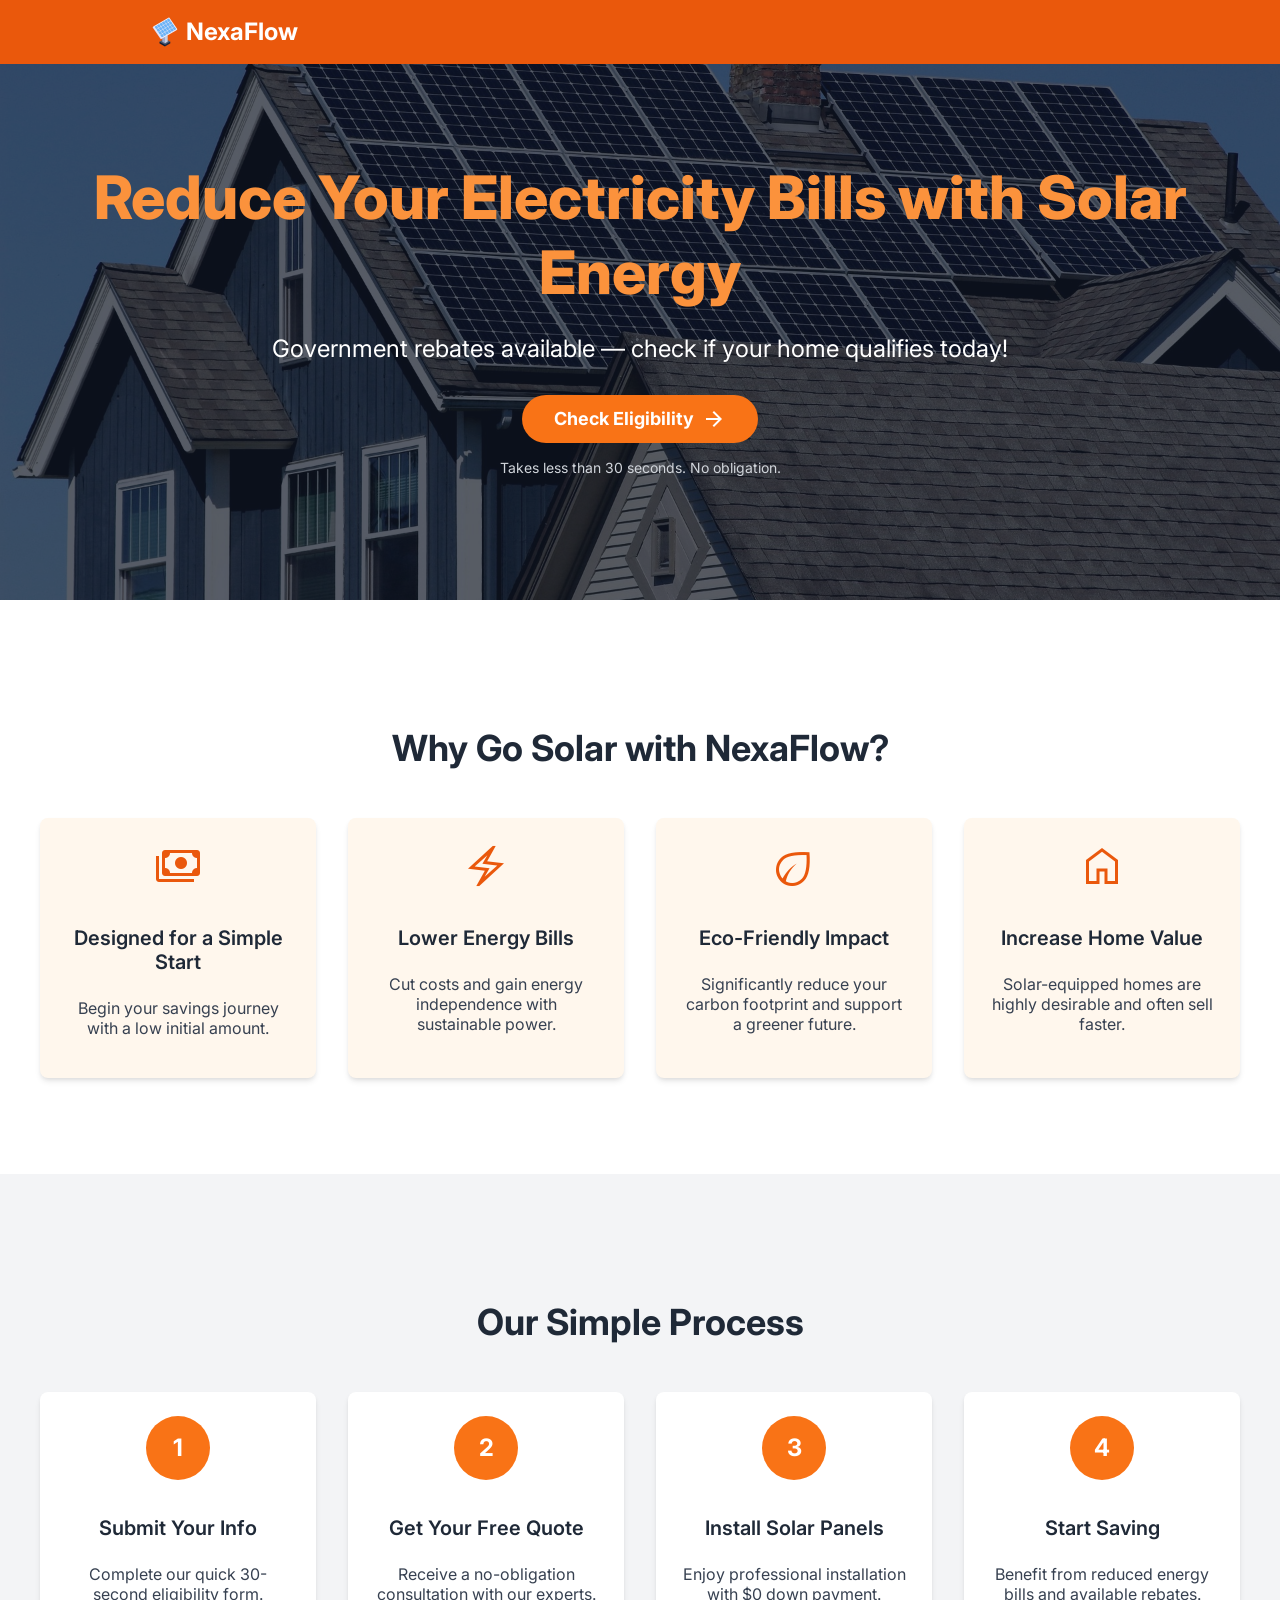
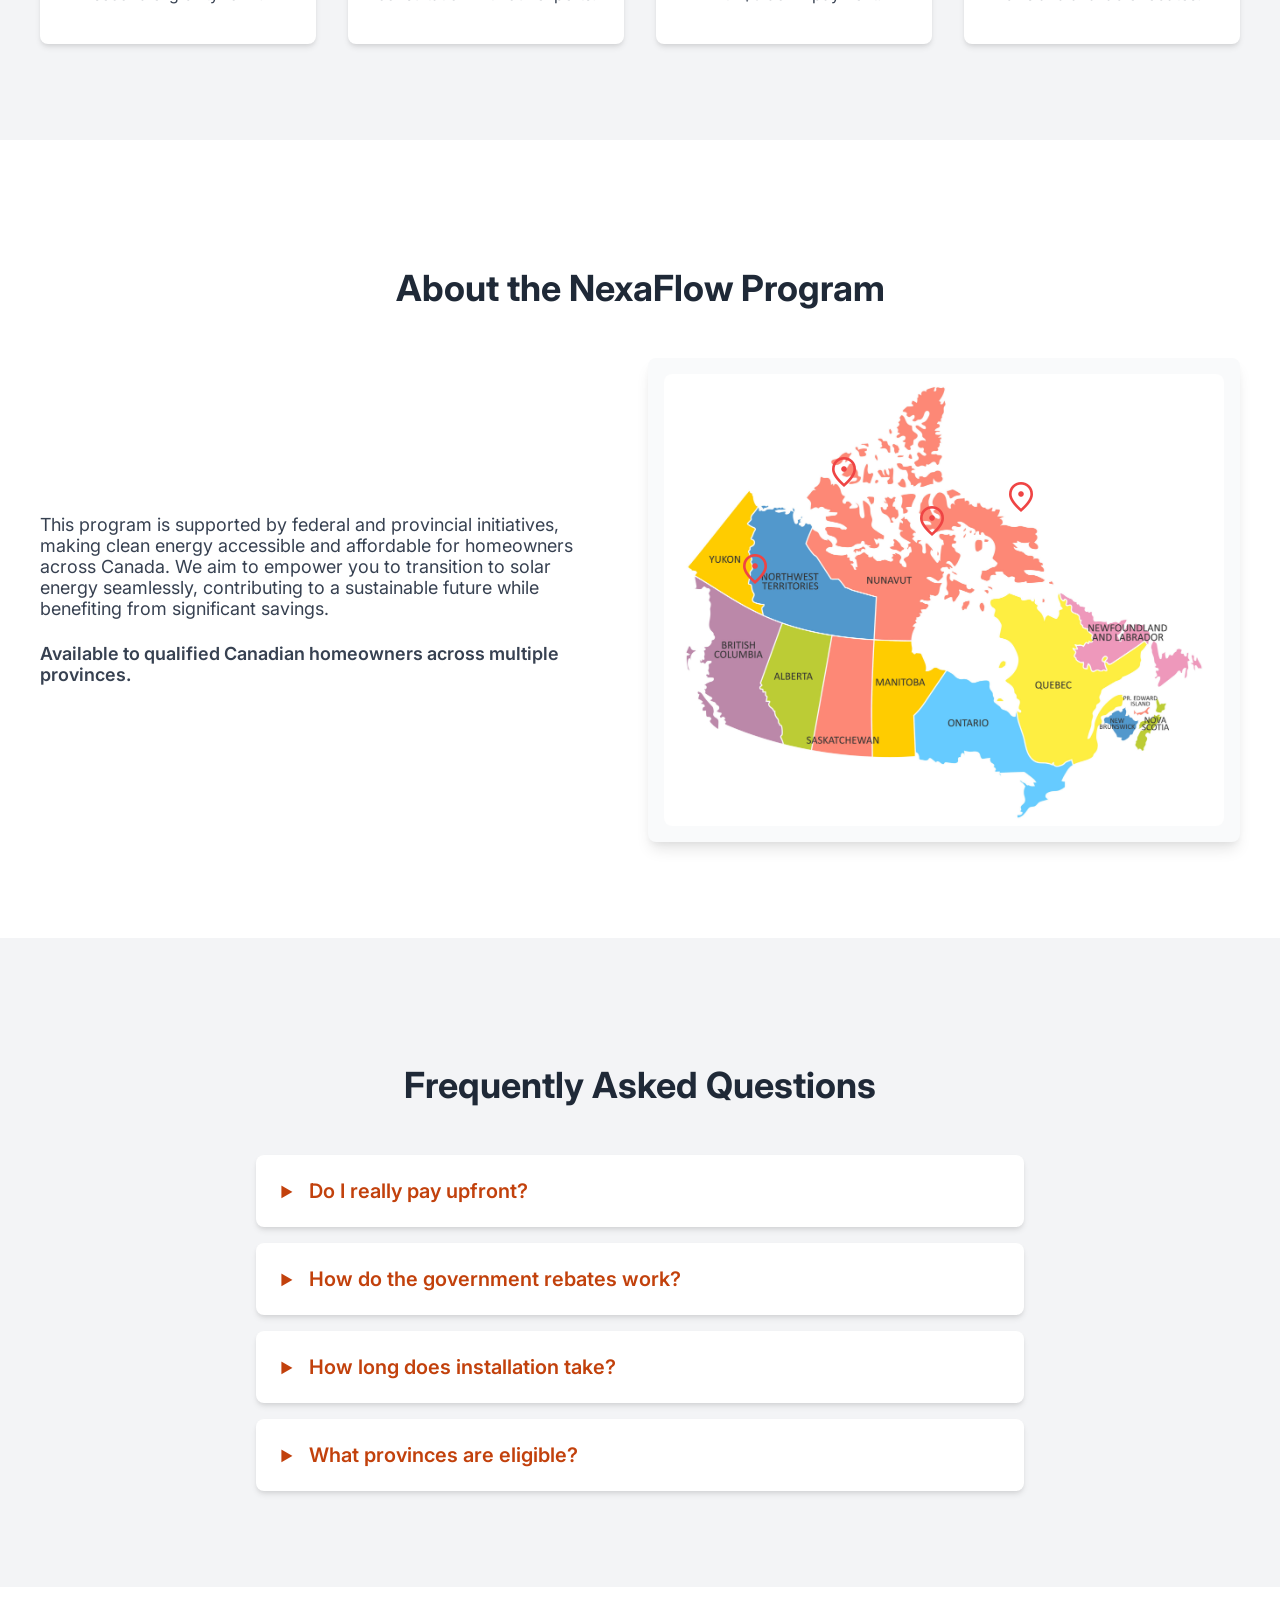
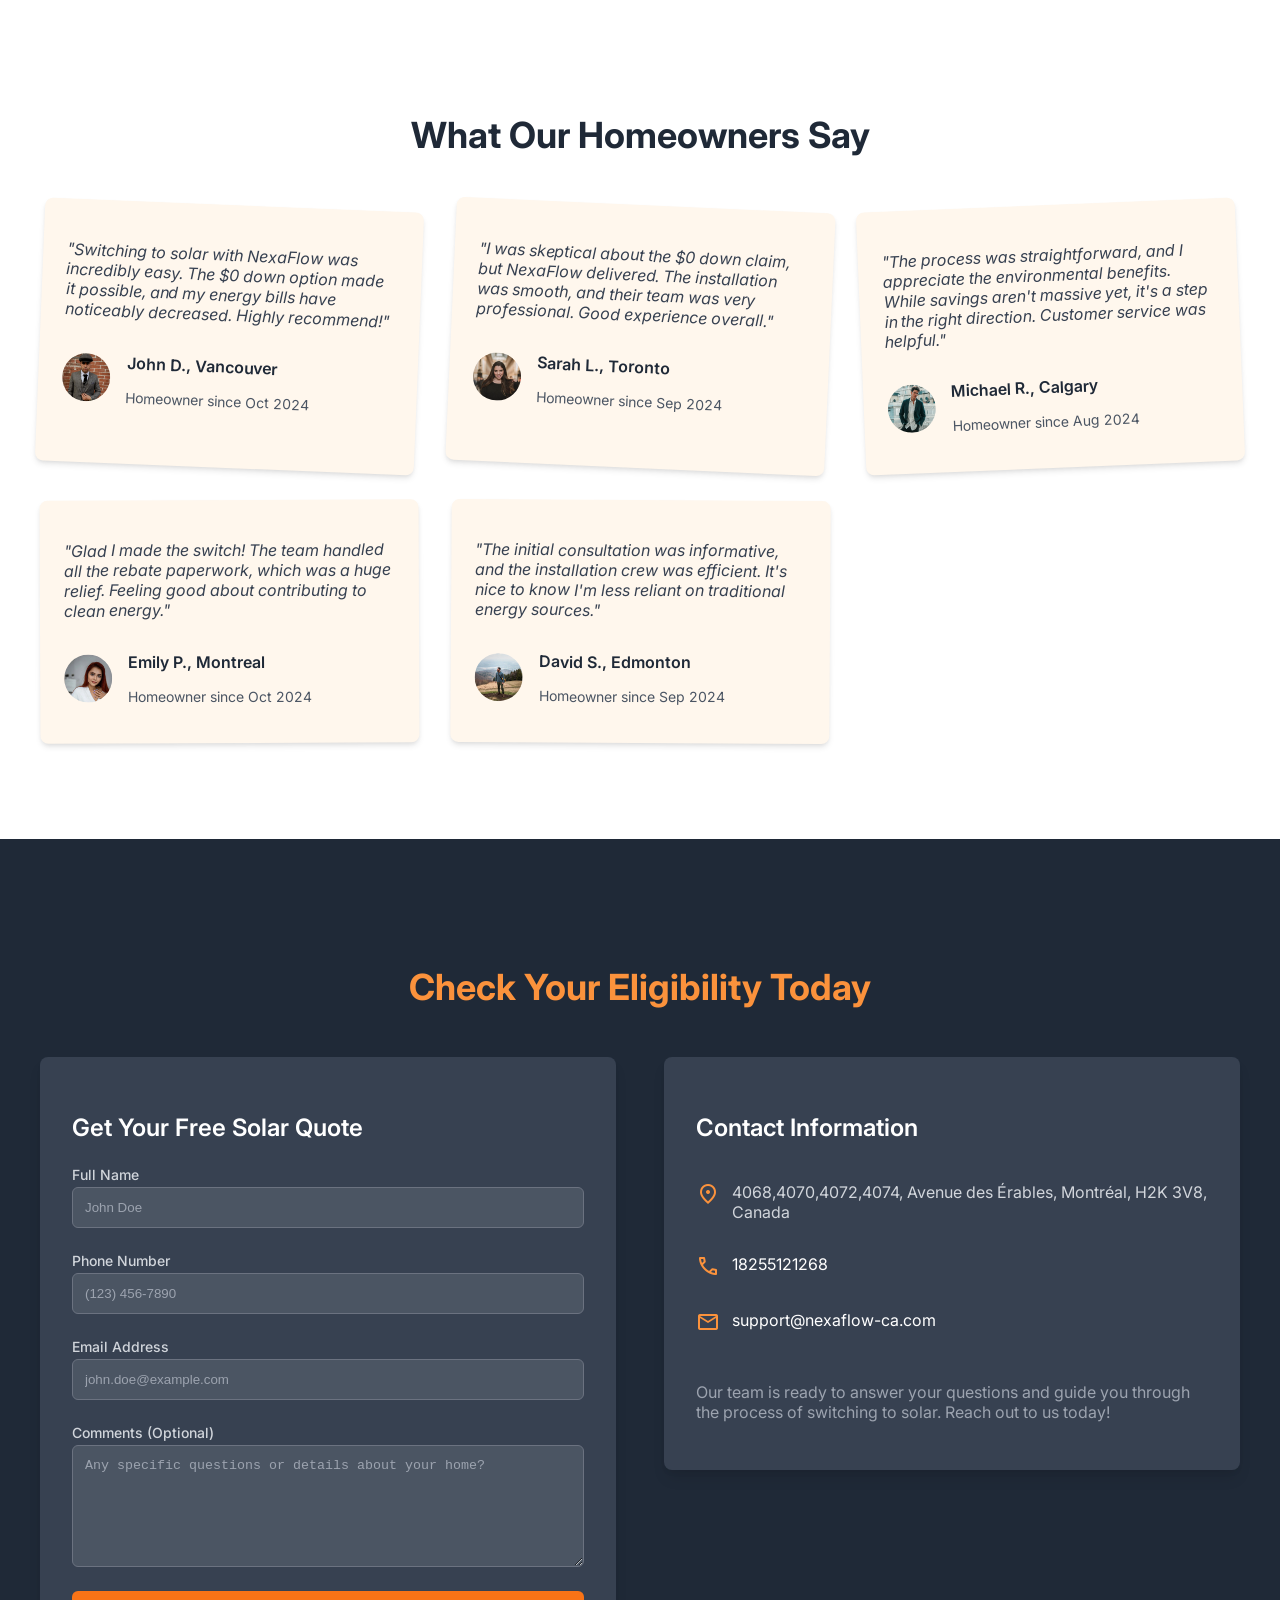
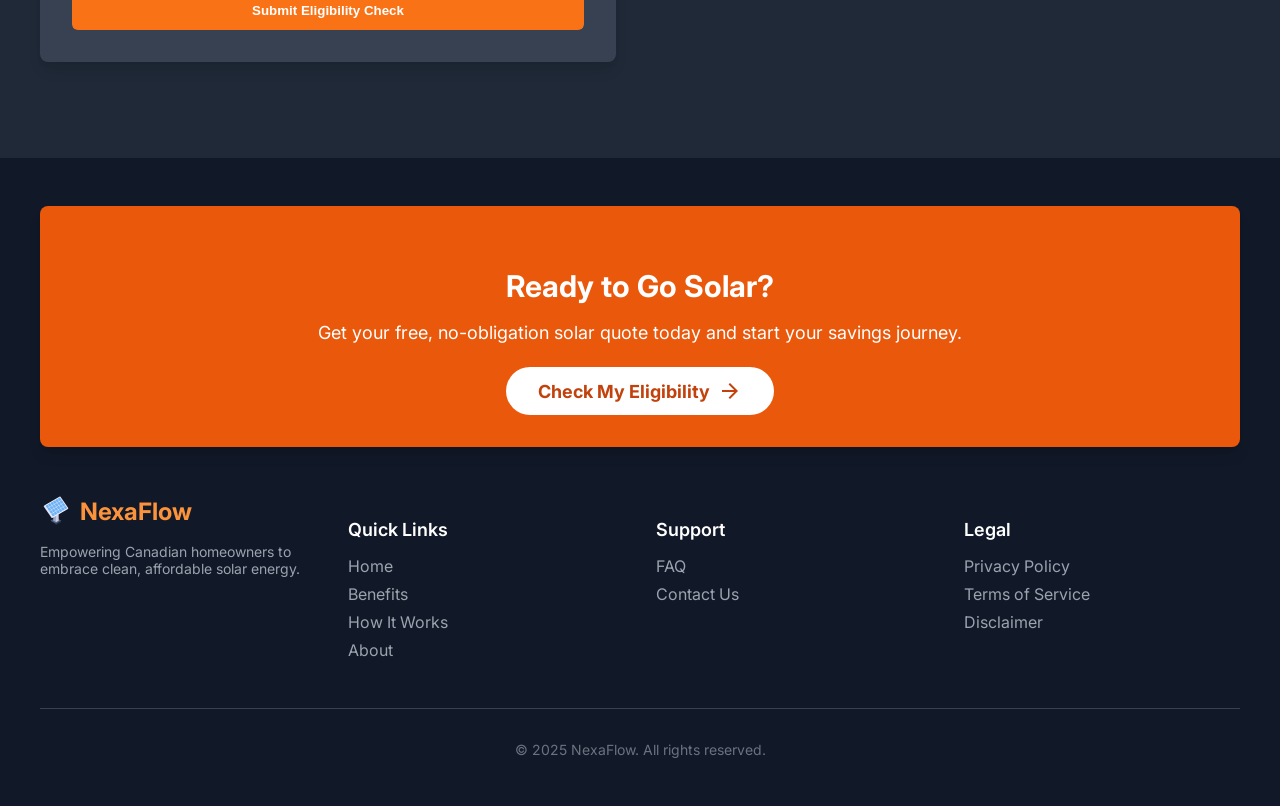
<file: index.html>
<!doctype html>
<html lang="en">
  <head>
    <meta charset="UTF-8" />
    <meta name="viewport" content="width=device-width, initial-scale=1.0" />
    <meta
      name="description"
      content="Switch to solar energy in Canada with $0 down payment. Save on energy costs and reduce your carbon footprint with government rebates. Check your eligibility today!"
    />
    <meta
      name="keywords"
      content="solar energy, Canada, $0 down solar, energy savings, government rebates, solar panels, eco-friendly, home value, clean energy"
    />
    <title>NexaFlow - Switch to Solar with $0 Down</title>
    <link
      rel="stylesheet"
      href="https://fonts.googleapis.com/css2?family=Material+Symbols+Outlined:opsz,wght,FILL,GRAD@20..48,100..700,0..1,-50..200"
    />
    <link
      rel="stylesheet"
      href="https://fonts.googleapis.com/css2?family=Inter:wght@400;600;700&amp;display=swap"
    />
    <link rel="icon" type="image/png" href="assets/solar-favicon.png" />
    <link rel="stylesheet" href="style.css" />
  </head>
  <body>
    <!-- Header -->
    <header class="header">
      <div class="container">
        <a href="./" class="link-header">
          <img src="assets/logo.png" alt="NexaFlow Logo" class="logo" />
          <span class="text-header">NexaFlow</span>
        </a>
      </div>
    </header>

    <main>
      <!-- Hero Section -->
      <section
        id="hero"
        class="hero-section"
        style="background-image: url(&quot;assets/main.jpg&quot;)"
      >
        <div class="hero-overlay"></div>
        <div class="hero-container">
          <h1 class="hero-title">
            Reduce Your Electricity Bills with Solar Energy
          </h1>
          <p class="hero-subtitle">
            Government rebates available — check if your home qualifies today!
          </p>
          <a href="#eligibility-form" class="hero-button smooth-scroll-link">
            Check Eligibility
            <span class="material-symbols-outlined button-icon">
              arrow_forward
            </span>
          </a>
          <p class="hero-note">Takes less than 30 seconds. No obligation.</p>
        </div>
      </section>

      <!-- Benefits Section -->
      <section id="benefits" class="benefits-section">
        <div class="benefits-container">
          <h2 class="benefits-title">Why Go Solar with NexaFlow?</h2>
          <div class="benefits-grid">
            <div class="benefit-card">
              <span class="material-symbols-outlined benefit-icon"
                >payments</span
              >
              <h3 class="benefit-card-title">Designed for a Simple Start</h3>
              <p class="benefit-card-text">
                Begin your savings journey with a low initial amount.
              </p>
            </div>
            <div class="benefit-card">
              <span class="material-symbols-outlined benefit-icon"
                >electric_bolt</span
              >
              <h3 class="benefit-card-title">Lower Energy Bills</h3>
              <p class="benefit-card-text">
                Cut costs and gain energy independence with sustainable power.
              </p>
            </div>
            <div class="benefit-card">
              <span class="material-symbols-outlined benefit-icon">eco</span>
              <h3 class="benefit-card-title">Eco-Friendly Impact</h3>
              <p class="benefit-card-text">
                Significantly reduce your carbon footprint and support a greener
                future.
              </p>
            </div>
            <div class="benefit-card">
              <span class="material-symbols-outlined benefit-icon">home</span>
              <h3 class="benefit-card-title">Increase Home Value</h3>
              <p class="benefit-card-text">
                Solar-equipped homes are highly desirable and often sell faster.
              </p>
            </div>
          </div>
        </div>
      </section>

      <!-- How It Works Section -->
      <section id="how-it-works" class="process-section">
        <div class="process-container">
          <h2 class="process-title">Our Simple Process</h2>
          <div class="process-grid">
            <div class="process-card">
              <div class="process-number">1</div>
              <h3 class="process-card-title">Submit Your Info</h3>
              <p class="process-card-text">
                Complete our quick 30-second eligibility form.
              </p>
            </div>
            <div class="process-card">
              <div class="process-number">2</div>
              <h3 class="process-card-title">Get Your Free Quote</h3>
              <p class="process-card-text">
                Receive a no-obligation consultation with our experts.
              </p>
            </div>
            <div class="process-card">
              <div class="process-number">3</div>
              <h3 class="process-card-title">Install Solar Panels</h3>
              <p class="process-card-text">
                Enjoy professional installation with $0 down payment.
              </p>
            </div>
            <div class="process-card">
              <div class="process-number">4</div>
              <h3 class="process-card-title">Start Saving</h3>
              <p class="process-card-text">
                Benefit from reduced energy bills and available rebates.
              </p>
            </div>
          </div>
        </div>
      </section>

      <!-- About the Program Section -->
      <section id="about-program" class="about-program-section">
        <div class="about-program-container">
          <h2 class="about-program-title">About the NexaFlow Program</h2>
          <div class="about-program-content">
            <div class="about-program-text">
              <p class="about-program-description">
                This program is supported by federal and provincial initiatives,
                making clean energy accessible and affordable for homeowners
                across Canada. We aim to empower you to transition to solar
                energy seamlessly, contributing to a sustainable future while
                benefiting from significant savings.
              </p>
              <p class="about-program-highlight">
                Available to qualified Canadian homeowners across multiple
                provinces.
              </p>
            </div>
            <div class="about-program-map">
              <img
                src="assets/canada-map_2.jpg"
                alt="Map of Canada with eligible provinces"
                class="map-image"
              />
              <div class="map-pin ontario-pin" data-province="Ontario">
                <span class="material-symbols-outlined pin-icon"
                  >location_on</span
                >
                <div class="map-info">
                  <h4 class="map-province">Ontario</h4>
                  <p class="map-description">
                    Leading solar adoption with strong provincial incentives.
                  </p>
                </div>
              </div>
              <div class="map-pin quebec-pin" data-province="Quebec">
                <span class="material-symbols-outlined pin-icon"
                  >location_on</span
                >
                <div class="map-info">
                  <h4 class="map-province">Quebec</h4>
                  <p class="map-description">
                    Embracing renewable energy with supportive programs.
                  </p>
                </div>
              </div>
              <div class="map-pin bc-pin" data-province="BritishColumbia">
                <span class="material-symbols-outlined pin-icon"
                  >location_on</span
                >
                <div class="map-info">
                  <h4 class="map-province">British Columbia</h4>
                  <p class="map-description">
                    Progressive policies for clean energy transition.
                  </p>
                </div>
              </div>
              <div class="map-pin alberta-pin" data-province="Alberta">
                <span class="material-symbols-outlined pin-icon"
                  >location_on</span
                >
                <div class="map-info">
                  <h4 class="map-province">Alberta</h4>
                  <p class="map-description">
                    Expanding solar initiatives for homeowners.
                  </p>
                </div>
              </div>
            </div>
          </div>
        </div>
      </section>

      <!-- FAQ Section -->

      <section id="faq" class="faq-section">
        <div class="faq-container">
          <h2 class="faq-title">Frequently Asked Questions</h2>
          <div class="faq-list">
            <details class="faq-item">
              <summary class="faq-question">
                <span class="faq-arrow">▶</span>
                <span class="faq-question-text">Do I really pay upfront?</span>
              </summary>
              <p class="faq-answer">
                No, our program is designed to eliminate initial costs.
                Qualified homeowners can switch to solar with no down payment,
                allowing you to start saving on energy bills from day one.
              </p>
            </details>
            <details class="faq-item">
              <summary class="faq-question">
                <span class="faq-arrow">▶</span>
                <span class="faq-question-text"
                  >How do the government rebates work?</span
                >
              </summary>
              <p class="faq-answer">
                Our program helps you navigate and access available federal and
                provincial rebates. These incentives reduce the overall cost of
                your solar system, making it even more affordable. Our team will
                guide you through the application process.
              </p>
            </details>
            <details class="faq-item">
              <summary class="faq-question">
                <span class="faq-arrow">▶</span>
                <span class="faq-question-text"
                  >How long does installation take?</span
                >
              </summary>
              <p class="faq-answer">
                Typically, solar panel installation can take anywhere from 1 to
                3 days, depending on the size and complexity of your system. The
                entire process, from initial consultation to activation, usually
                spans a few weeks.
              </p>
            </details>
            <details class="faq-item">
              <summary class="faq-question">
                <span class="faq-arrow">▶</span>
                <span class="faq-question-text"
                  >What provinces are eligible?</span
                >
              </summary>
              <p class="faq-answer">
                Our program is available to qualified homeowners in multiple
                provinces across Canada. Please check our eligibility form or
                contact us to confirm if your specific location is covered.
              </p>
            </details>
          </div>
        </div>
      </section>

      <!-- Testimonials Section -->

      <section id="testimonials" class="testimonials-section">
        <div class="testimonials-container">
          <h2 class="testimonials-title">What Our Homeowners Say</h2>
          <div class="testimonials-grid">
            <div class="testimonial-card testimonial-card-1">
              <p class="testimonial-text">
                "Switching to solar with NexaFlow was incredibly easy. The $0
                down option made it possible, and my energy bills have
                noticeably decreased. Highly recommend!"
              </p>
              <div class="testimonial-author">
                <img
                  src="assets/john-doe-avatar.jpg"
                  alt="Customer Avatar"
                  class="author-avatar"
                />
                <div class="author-info">
                  <p class="author-name">John D., Vancouver</p>
                  <p class="author-date">Homeowner since Oct 2024</p>
                </div>
              </div>
            </div>
            <div class="testimonial-card testimonial-card-2">
              <p class="testimonial-text">
                "I was skeptical about the $0 down claim, but NexaFlow
                delivered. The installation was smooth, and their team was very
                professional. Good experience overall."
              </p>
              <div class="testimonial-author">
                <img
                  src="assets/sarah-l-avatar.jpg"
                  alt="Customer Avatar"
                  class="author-avatar"
                />
                <div class="author-info">
                  <p class="author-name">Sarah L., Toronto</p>
                  <p class="author-date">Homeowner since Sep 2024</p>
                </div>
              </div>
            </div>
            <div class="testimonial-card testimonial-card-3">
              <p class="testimonial-text">
                "The process was straightforward, and I appreciate the
                environmental benefits. While savings aren't massive yet, it's a
                step in the right direction. Customer service was helpful."
              </p>
              <div class="testimonial-author">
                <img
                  src="assets/michael-r-avatar.jpg"
                  alt="Customer Avatar"
                  class="author-avatar"
                />
                <div class="author-info">
                  <p class="author-name">Michael R., Calgary</p>
                  <p class="author-date">Homeowner since Aug 2024</p>
                </div>
              </div>
            </div>
            <div class="testimonial-card testimonial-card-4">
              <p class="testimonial-text">
                "Glad I made the switch! The team handled all the rebate
                paperwork, which was a huge relief. Feeling good about
                contributing to clean energy."
              </p>
              <div class="testimonial-author">
                <img
                  src="assets/emily-p-avatar.jpg"
                  alt="Customer Avatar"
                  class="author-avatar"
                />
                <div class="author-info">
                  <p class="author-name">Emily P., Montreal</p>
                  <p class="author-date">Homeowner since Oct 2024</p>
                </div>
              </div>
            </div>
            <div class="testimonial-card testimonial-card-5">
              <p class="testimonial-text">
                "The initial consultation was informative, and the installation
                crew was efficient. It's nice to know I'm less reliant on
                traditional energy sources."
              </p>
              <div class="testimonial-author">
                <img
                  src="assets/david-s-avatar.jpg"
                  alt="Customer Avatar"
                  class="author-avatar"
                />
                <div class="author-info">
                  <p class="author-name">David S., Edmonton</p>
                  <p class="author-date">Homeowner since Sep 2024</p>
                </div>
              </div>
            </div>
          </div>
        </div>
      </section>

      <!-- Contact Section -->

      <section id="eligibility-form" class="eligibility-section">
        <div class="eligibility-container">
          <h2 class="eligibility-title">Check Your Eligibility Today</h2>
          <div class="eligibility-content">
            <div class="eligibility-form-container">
              <h3 class="form-title">Get Your Free Solar Quote</h3>
              <form action="#" id="eligibilityForm" class="eligibility-form">
                <div class="form-group">
                  <label for="fullName" class="form-label">Full Name</label>
                  <input
                    type="text"
                    id="fullName"
                    name="fullName"
                    placeholder="John Doe"
                    class="form-input"
                    required
                  />
                  <p class="error-message" id="fullNameError">
                    Please enter your full name (e.g., John Doe).
                  </p>
                </div>
                <div class="form-group">
                  <label for="phone" class="form-label">Phone Number</label>
                  <input
                    type="tel"
                    id="phone"
                    name="phone"
                    placeholder="(123) 456-7890"
                    class="form-input"
                    required
                    pattern="^\(?([0-9]{3})\)?[-.\s]?([0-9]{3})[-.\s]?([0-9]{4})$"
                  />
                  <p class="error-message" id="phoneError">
                    Please enter a valid 10-digit phone number (e.g., (123)
                    456-7890).
                  </p>
                </div>
                <div class="form-group">
                  <label for="email" class="form-label">Email Address</label>
                  <input
                    type="email"
                    id="email"
                    name="email"
                    placeholder="john.doe@example.com"
                    class="form-input"
                    required
                  />
                  <p class="error-message" id="emailError">
                    Please enter a valid email address (e.g.,
                    example@domain.com).
                  </p>
                </div>
                <div class="form-group">
                  <label for="comment" class="form-label"
                    >Comments (Optional)</label
                  >
                  <textarea
                    id="comment"
                    name="comment"
                    rows="4"
                    placeholder="Any specific questions or details about your home?"
                    class="form-textarea"
                  ></textarea>
                </div>
                <button type="submit" class="submit-button">
                  Submit Eligibility Check
                </button>
              </form>
            </div>
            <div class="contact-info-container">
              <h3 class="contact-title">Contact Information</h3>
              <div class="contact-details">
                <p class="contact-item">
                  <span class="material-symbols-outlined contact-icon"
                    >location_on</span
                  >
                  4068,4070,4072,4074, Avenue des Érables, Montréal, H2K 3V8,
                  Canada
                </p>
                <p class="contact-item">
                  <span class="material-symbols-outlined contact-icon"
                    >phone</span
                  >
                  <a href="tel:18255121268" class="contact-link">18255121268</a>
                </p>
                <p class="contact-item">
                  <span class="material-symbols-outlined contact-icon"
                    >mail</span
                  >
                  <a href="mailto:support@nexaflow-ca.com" class="contact-link"
                    >support@nexaflow-ca.com</a
                  >
                </p>
                <p class="contact-note">
                  Our team is ready to answer your questions and guide you
                  through the process of switching to solar. Reach out to us
                  today!
                </p>
              </div>
            </div>
          </div>
        </div>
      </section>
    </main>
    <!-- Footer Section -->

    <footer class="footer">
      <div class="footer-container">
        <!-- CTA Bar -->
        <div class="footer-cta">
          <h3 class="cta-title">Ready to Go Solar?</h3>
          <p class="cta-text">
            Get your free, no-obligation solar quote today and start your
            savings journey.
          </p>
          <a href="#eligibility-form" class="cta-button smooth-scroll-link">
            Check My Eligibility
            <span class="material-symbols-outlined cta-icon">
              arrow_forward
            </span>
          </a>
        </div>

        <div class="footer-grid">
          <div class="footer-logo-section">
            <a href="./" class="logo-link">
              <img
                src="assets/logo.png"
                alt="NexaFlow Logo"
                class="logo-image"
              />
              <span class="logo-text">NexaFlow</span>
            </a>
            <p class="logo-description">
              Empowering Canadian homeowners to embrace clean, affordable solar
              energy.
            </p>
          </div>

          <div class="footer-links">
            <h4 class="links-title">Quick Links</h4>
            <ul class="links-list">
              <li>
                <a href="#hero" class="footer-link smooth-scroll-link">Home</a>
              </li>
              <li>
                <a href="#benefits" class="footer-link smooth-scroll-link"
                  >Benefits</a
                >
              </li>
              <li>
                <a href="#how-it-works" class="footer-link smooth-scroll-link"
                  >How It Works</a
                >
              </li>
              <li>
                <a href="#about-program" class="footer-link smooth-scroll-link"
                  >About</a
                >
              </li>
            </ul>
          </div>

          <div class="footer-links">
            <h4 class="links-title">Support</h4>
            <ul class="links-list">
              <li>
                <a href="#faq" class="footer-link smooth-scroll-link">FAQ</a>
              </li>
              <li>
                <a
                  href="#eligibility-form"
                  class="footer-link smooth-scroll-link"
                  >Contact Us</a
                >
              </li>
            </ul>
          </div>

          <div class="footer-links">
            <h4 class="links-title">Legal</h4>
            <ul class="links-list">
              <li>
                <a href="confidentiality.html" class="footer-link"
                  >Privacy Policy</a
                >
              </li>
              <li>
                <a href="terms-service.html" class="footer-link"
                  >Terms of Service</a
                >
              </li>
              <li>
                <a href="disclaimer-notice.html" class="footer-link"
                  >Disclaimer</a
                >
              </li>
            </ul>
          </div>
        </div>

        <div class="footer-copyright">
          © 2025 NexaFlow. All rights reserved.
        </div>
      </div>
    </footer>
  </body>
</html>
</file>
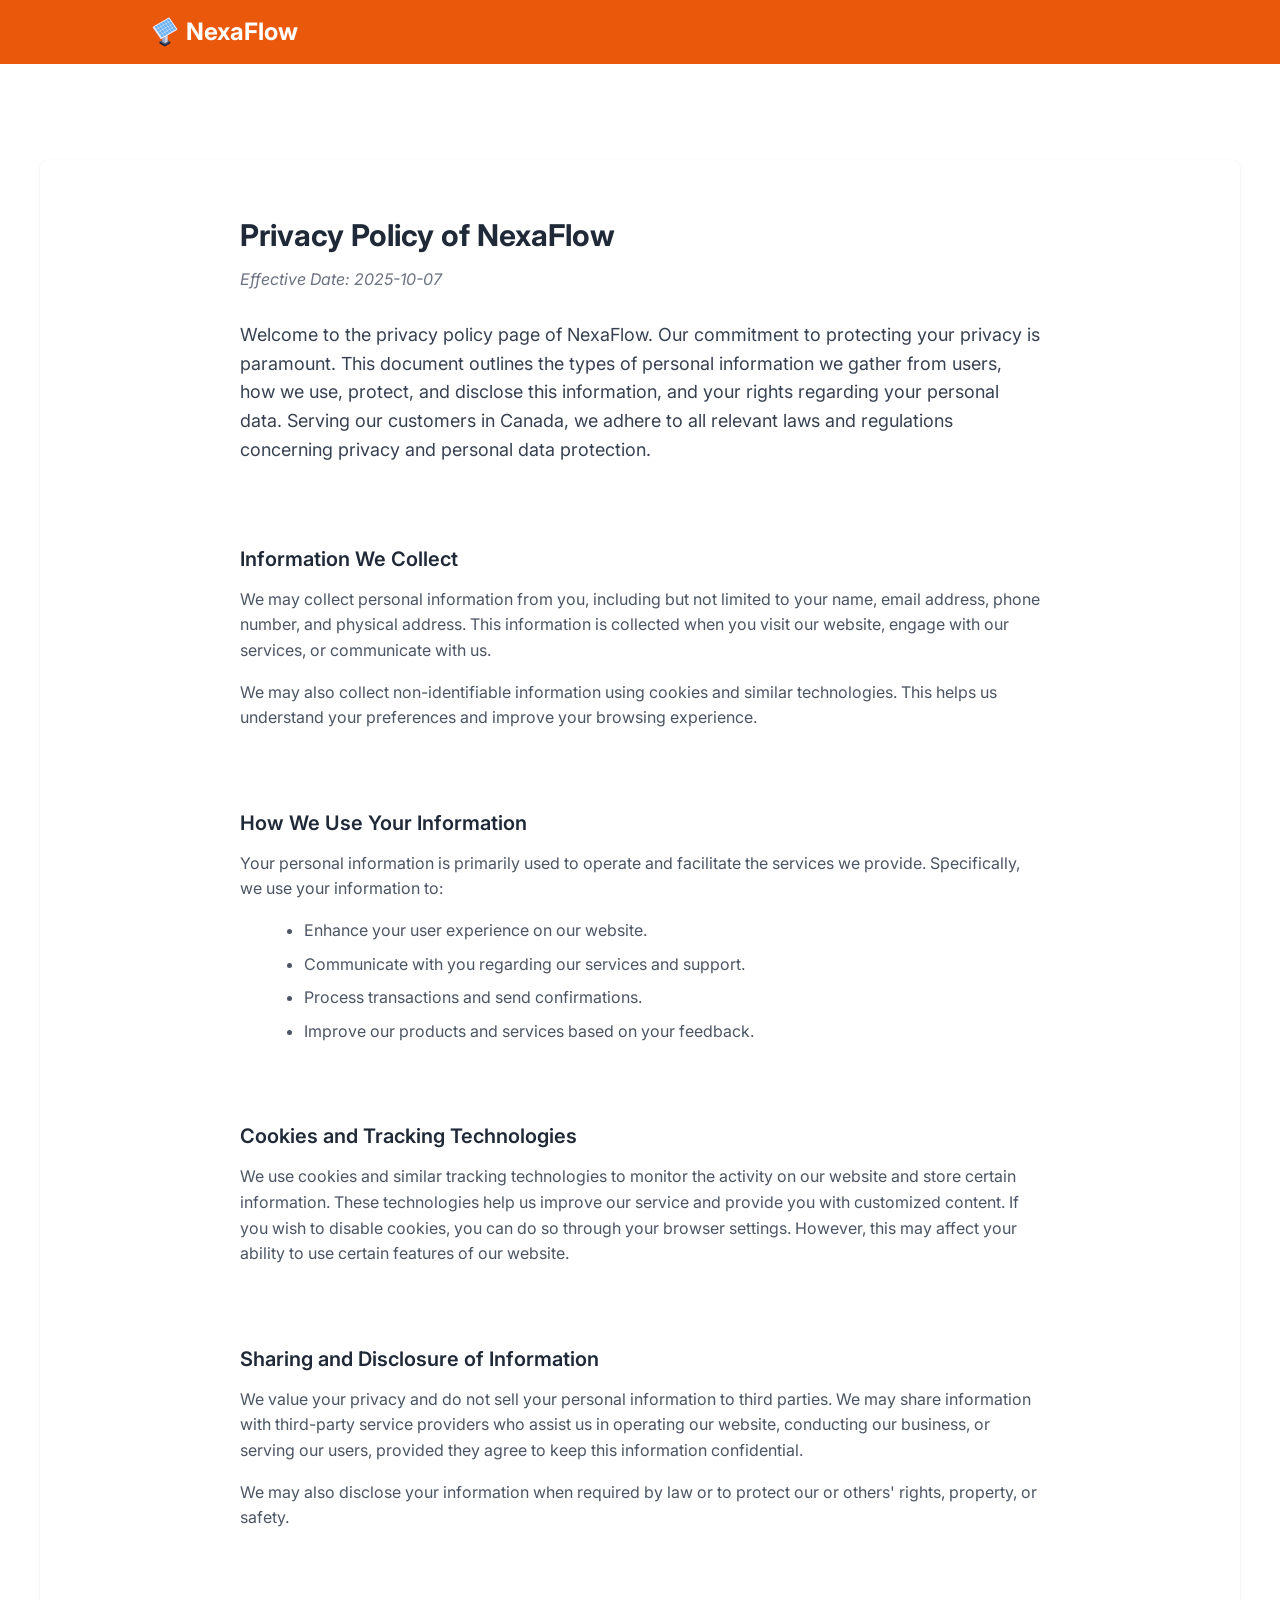
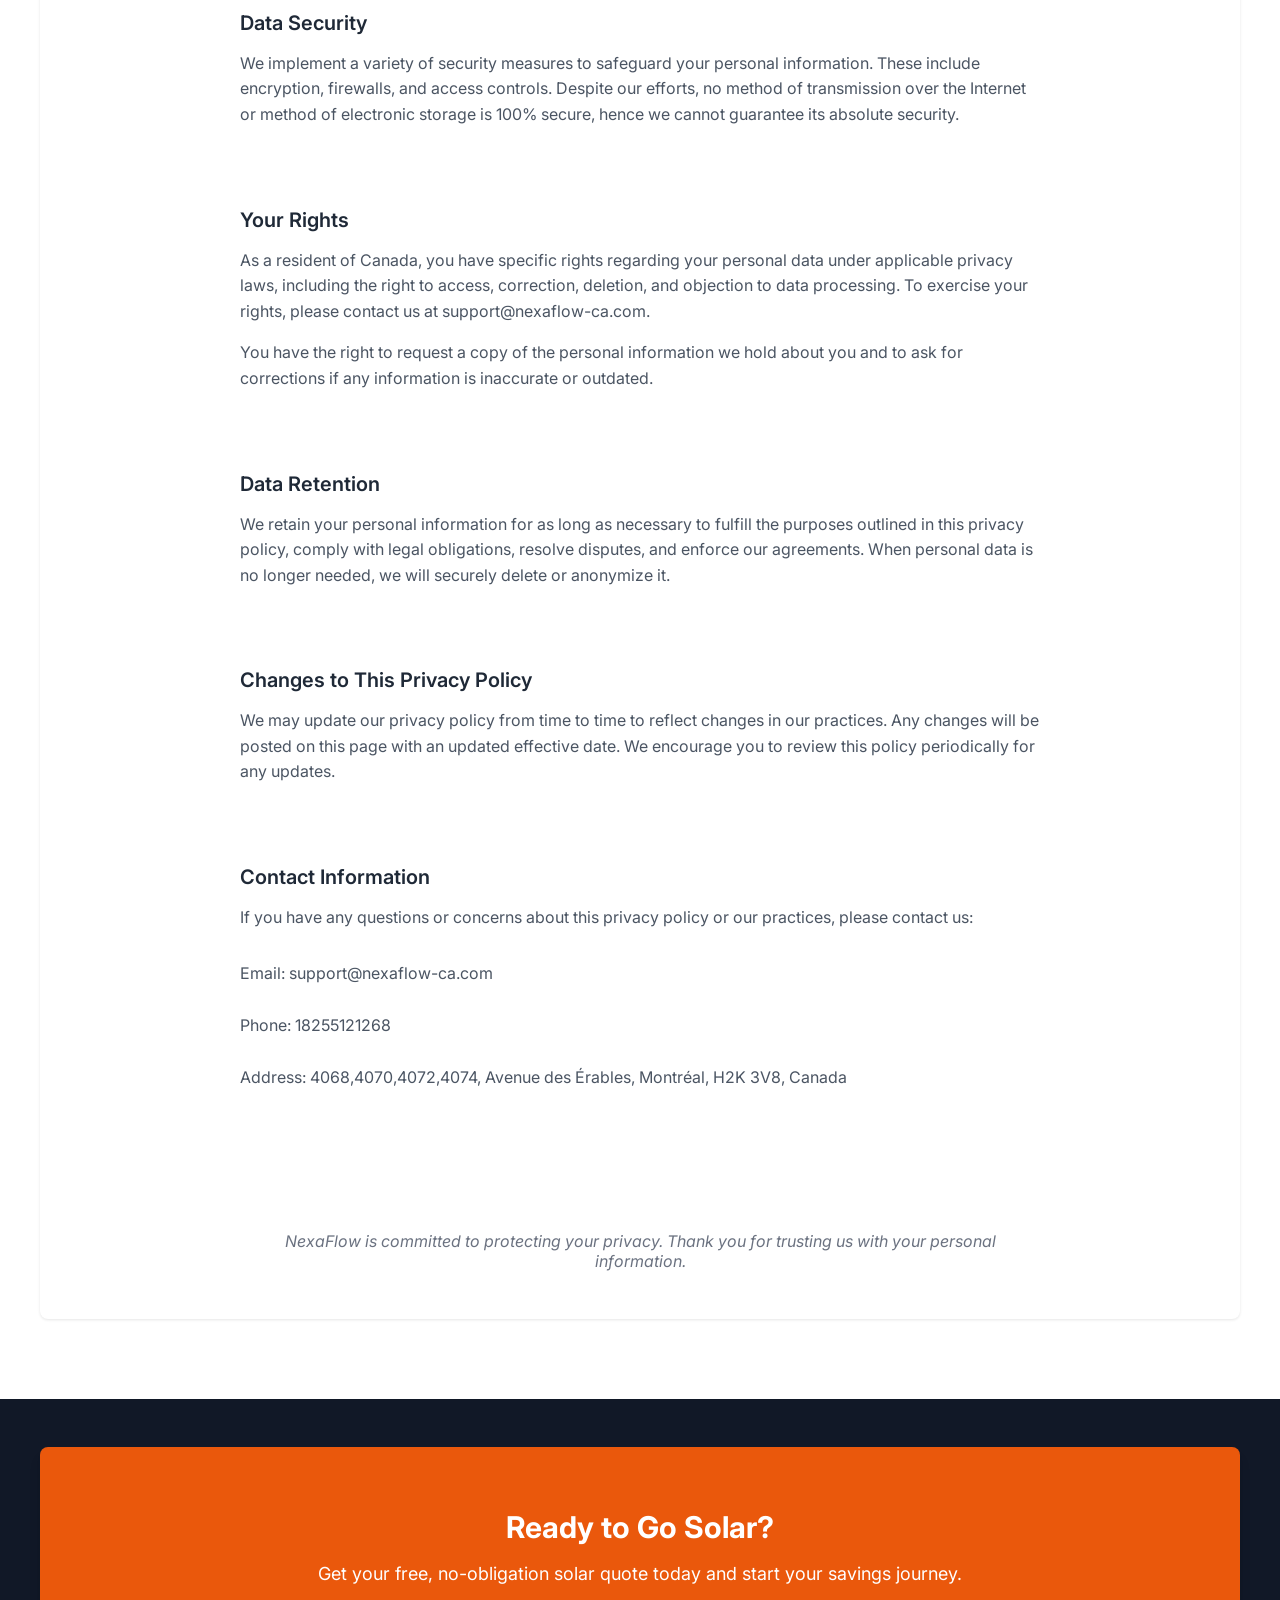
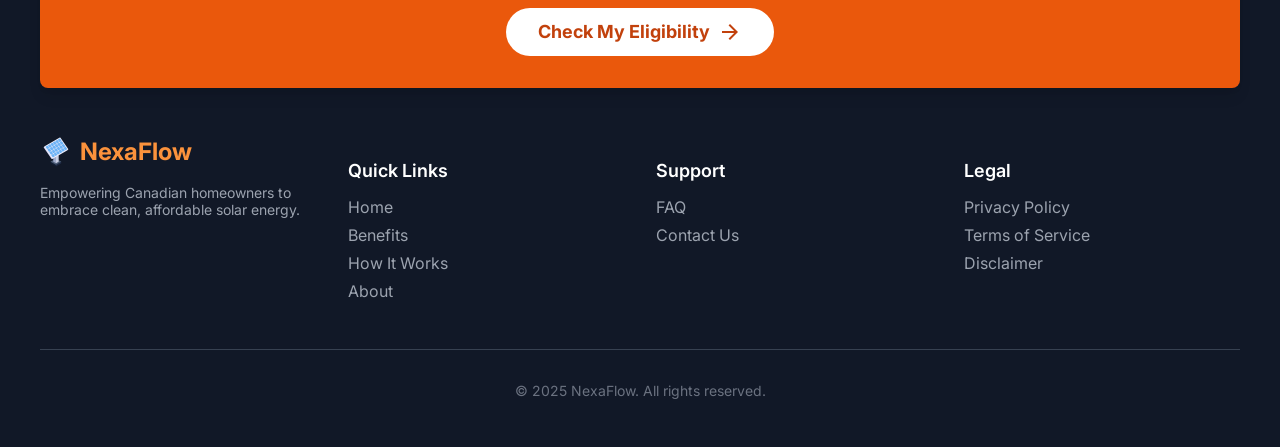
<file: confidentiality.html>
<!doctype html>
<html lang="en">
  <head>
    <meta charset="UTF-8" />
    <meta name="viewport" content="width=device-width, initial-scale=1.0" />
    <title>Data Protection & Privacy Policy</title>
    <link
      rel="stylesheet"
      href="https://fonts.googleapis.com/css2?family=Inter:wght@400;600;700&amp;display=swap"
    />
    <link
      rel="stylesheet"
      href="https://fonts.googleapis.com/css2?family=Material+Symbols+Outlined:opsz,wght,FILL,GRAD@20..48,100..700,0..1,-50..200"
    />
    <link rel="icon" type="image/png" href="assets/solar-favicon.png" />
    <link rel="stylesheet" href="style.css" />
  </head>
  <body>
    <!-- Header -->
    <header class="header">
      <div class="container">
        <a href="./" class="link-header">
          <img src="assets/logo.png" alt="NexaFlow Logo" class="logo" />
          <span class="text-header">NexaFlow</span>
        </a>
      </div>
    </header>
    <main class="main-doc">
      <div class="privacy-container">
        <div class="privacy-wrapper">
          <div class="privacy-content">
            <h2 class="privacy-main-title">Privacy Policy of NexaFlow</h2>
            <p class="privacy-effective-date">Effective Date: 2025-10-07</p>

            <div class="privacy-section">
              <p class="privacy-intro-text">
                Welcome to the privacy policy page of NexaFlow. Our commitment
                to protecting your privacy is paramount. This document outlines
                the types of personal information we gather from users, how we
                use, protect, and disclose this information, and your rights
                regarding your personal data. Serving our customers in Canada,
                we adhere to all relevant laws and regulations concerning
                privacy and personal data protection.
              </p>
            </div>

            <div class="privacy-section">
              <h3 class="privacy-subtitle">Information We Collect</h3>
              <p class="privacy-body-text">
                We may collect personal information from you, including but not
                limited to your name, email address, phone number, and physical
                address. This information is collected when you visit our
                website, engage with our services, or communicate with us.
              </p>
              <p class="privacy-body-text">
                We may also collect non-identifiable information using cookies
                and similar technologies. This helps us understand your
                preferences and improve your browsing experience.
              </p>
            </div>

            <div class="privacy-section">
              <h3 class="privacy-subtitle">How We Use Your Information</h3>
              <p class="privacy-body-text">
                Your personal information is primarily used to operate and
                facilitate the services we provide. Specifically, we use your
                information to:
              </p>
              <ul class="privacy-list">
                <li class="privacy-list-item">
                  Enhance your user experience on our website.
                </li>
                <li class="privacy-list-item">
                  Communicate with you regarding our services and support.
                </li>
                <li class="privacy-list-item">
                  Process transactions and send confirmations.
                </li>
                <li class="privacy-list-item">
                  Improve our products and services based on your feedback.
                </li>
              </ul>
            </div>

            <div class="privacy-section">
              <h3 class="privacy-subtitle">
                Cookies and Tracking Technologies
              </h3>
              <p class="privacy-body-text">
                We use cookies and similar tracking technologies to monitor the
                activity on our website and store certain information. These
                technologies help us improve our service and provide you with
                customized content. If you wish to disable cookies, you can do
                so through your browser settings. However, this may affect your
                ability to use certain features of our website.
              </p>
            </div>

            <div class="privacy-section">
              <h3 class="privacy-subtitle">
                Sharing and Disclosure of Information
              </h3>
              <p class="privacy-body-text">
                We value your privacy and do not sell your personal information
                to third parties. We may share information with third-party
                service providers who assist us in operating our website,
                conducting our business, or serving our users, provided they
                agree to keep this information confidential.
              </p>
              <p class="privacy-body-text">
                We may also disclose your information when required by law or to
                protect our or others' rights, property, or safety.
              </p>
            </div>

            <div class="privacy-section">
              <h3 class="privacy-subtitle">Data Security</h3>
              <p class="privacy-body-text">
                We implement a variety of security measures to safeguard your
                personal information. These include encryption, firewalls, and
                access controls. Despite our efforts, no method of transmission
                over the Internet or method of electronic storage is 100%
                secure, hence we cannot guarantee its absolute security.
              </p>
            </div>

            <div class="privacy-section">
              <h3 class="privacy-subtitle">Your Rights</h3>
              <p class="privacy-body-text">
                As a resident of Canada, you have specific rights regarding your
                personal data under applicable privacy laws, including the right
                to access, correction, deletion, and objection to data
                processing. To exercise your rights, please contact us at
                support@nexaflow-ca.com.
              </p>
              <p class="privacy-body-text">
                You have the right to request a copy of the personal information
                we hold about you and to ask for corrections if any information
                is inaccurate or outdated.
              </p>
            </div>

            <div class="privacy-section">
              <h3 class="privacy-subtitle">Data Retention</h3>
              <p class="privacy-body-text">
                We retain your personal information for as long as necessary to
                fulfill the purposes outlined in this privacy policy, comply
                with legal obligations, resolve disputes, and enforce our
                agreements. When personal data is no longer needed, we will
                securely delete or anonymize it.
              </p>
            </div>

            <div class="privacy-section">
              <h3 class="privacy-subtitle">Changes to This Privacy Policy</h3>
              <p class="privacy-body-text">
                We may update our privacy policy from time to time to reflect
                changes in our practices. Any changes will be posted on this
                page with an updated effective date. We encourage you to review
                this policy periodically for any updates.
              </p>
            </div>

            <div class="privacy-section">
              <h3 class="privacy-subtitle">Contact Information</h3>
              <p class="privacy-body-text">
                If you have any questions or concerns about this privacy policy
                or our practices, please contact us:
              </p>
              <div class="contact-details">
                <p class="contact-item2">
                  Email:
                  <span class="contact-value">support@nexaflow-ca.com</span>
                </p>
                <p class="contact-item2">
                  Phone: <span class="contact-value">18255121268</span>
                </p>
                <p class="contact-item2">
                  Address:
                  <span class="contact-value"
                    >4068,4070,4072,4074, Avenue des Érables, Montréal, H2K 3V8,
                    Canada</span
                  >
                </p>
              </div>
            </div>

            <div class="privacy-footer">
              <p class="footer-text">
                NexaFlow is committed to protecting your privacy. Thank you for
                trusting us with your personal information.
              </p>
            </div>
          </div>
        </div>
      </div>
    </main>
    <!-- Footer Section -->

    <footer class="footer">
      <div class="footer-container">
        <!-- CTA Bar -->
        <div class="footer-cta">
          <h3 class="cta-title">Ready to Go Solar?</h3>
          <p class="cta-text">
            Get your free, no-obligation solar quote today and start your
            savings journey.
          </p>
          <a href="#eligibility-form" class="cta-button smooth-scroll-link">
            Check My Eligibility
            <span class="material-symbols-outlined cta-icon">
              arrow_forward
            </span>
          </a>
        </div>

        <div class="footer-grid">
          <div class="footer-logo-section">
            <a href="./" class="logo-link">
              <img
                src="assets/logo.png"
                alt="NexaFlow Logo"
                class="logo-image"
              />
              <span class="logo-text">NexaFlow</span>
            </a>
            <p class="logo-description">
              Empowering Canadian homeowners to embrace clean, affordable solar
              energy.
            </p>
          </div>

          <div class="footer-links">
            <h4 class="links-title">Quick Links</h4>
            <ul class="links-list">
              <li>
                <a href="index.html#hero" class="footer-link smooth-scroll-link"
                  >Home</a
                >
              </li>
              <li>
                <a
                  href="index.html#benefits"
                  class="footer-link smooth-scroll-link"
                  >Benefits</a
                >
              </li>
              <li>
                <a
                  href="index.html#how-it-works"
                  class="footer-link smooth-scroll-link"
                  >How It Works</a
                >
              </li>
              <li>
                <a
                  href="index.html#about-program"
                  class="footer-link smooth-scroll-link"
                  >About</a
                >
              </li>
            </ul>
          </div>

          <div class="footer-links">
            <h4 class="links-title">Support</h4>
            <ul class="links-list">
              <li>
                <a href="index.html#faq" class="footer-link smooth-scroll-link"
                  >FAQ</a
                >
              </li>
              <li>
                <a
                  href="index.html#eligibility-form"
                  class="footer-link smooth-scroll-link"
                  >Contact Us</a
                >
              </li>
            </ul>
          </div>

          <div class="footer-links">
            <h4 class="links-title">Legal</h4>
            <ul class="links-list">
              <li>
                <a href="confidentiality.html" class="footer-link"
                  >Privacy Policy</a
                >
              </li>
              <li>
                <a href="terms-service.html" class="footer-link"
                  >Terms of Service</a
                >
              </li>
              <li>
                <a href="disclaimer-notice.html" class="footer-link"
                  >Disclaimer</a
                >
              </li>
            </ul>
          </div>
        </div>

        <div class="footer-copyright">
          © 2025 NexaFlow. All rights reserved.
        </div>
      </div>
    </footer>
  </body>
</html>
</file>
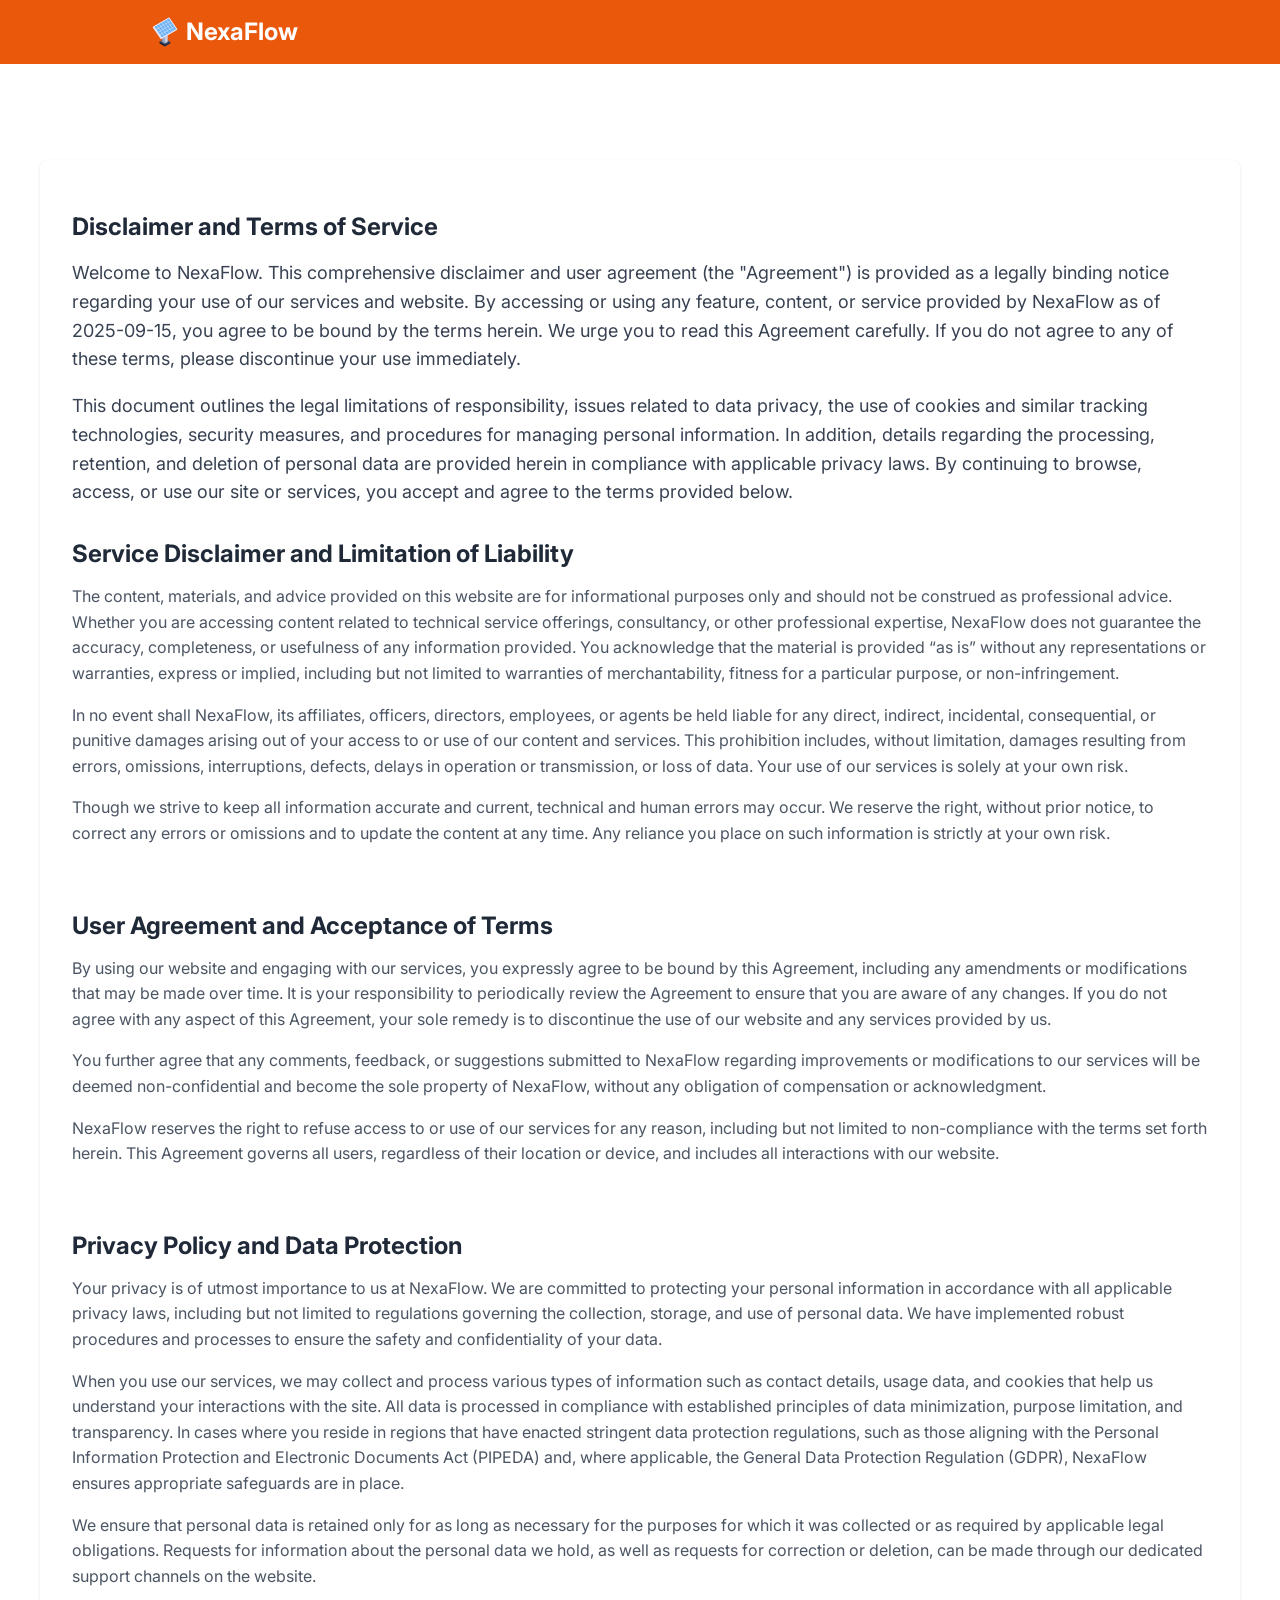
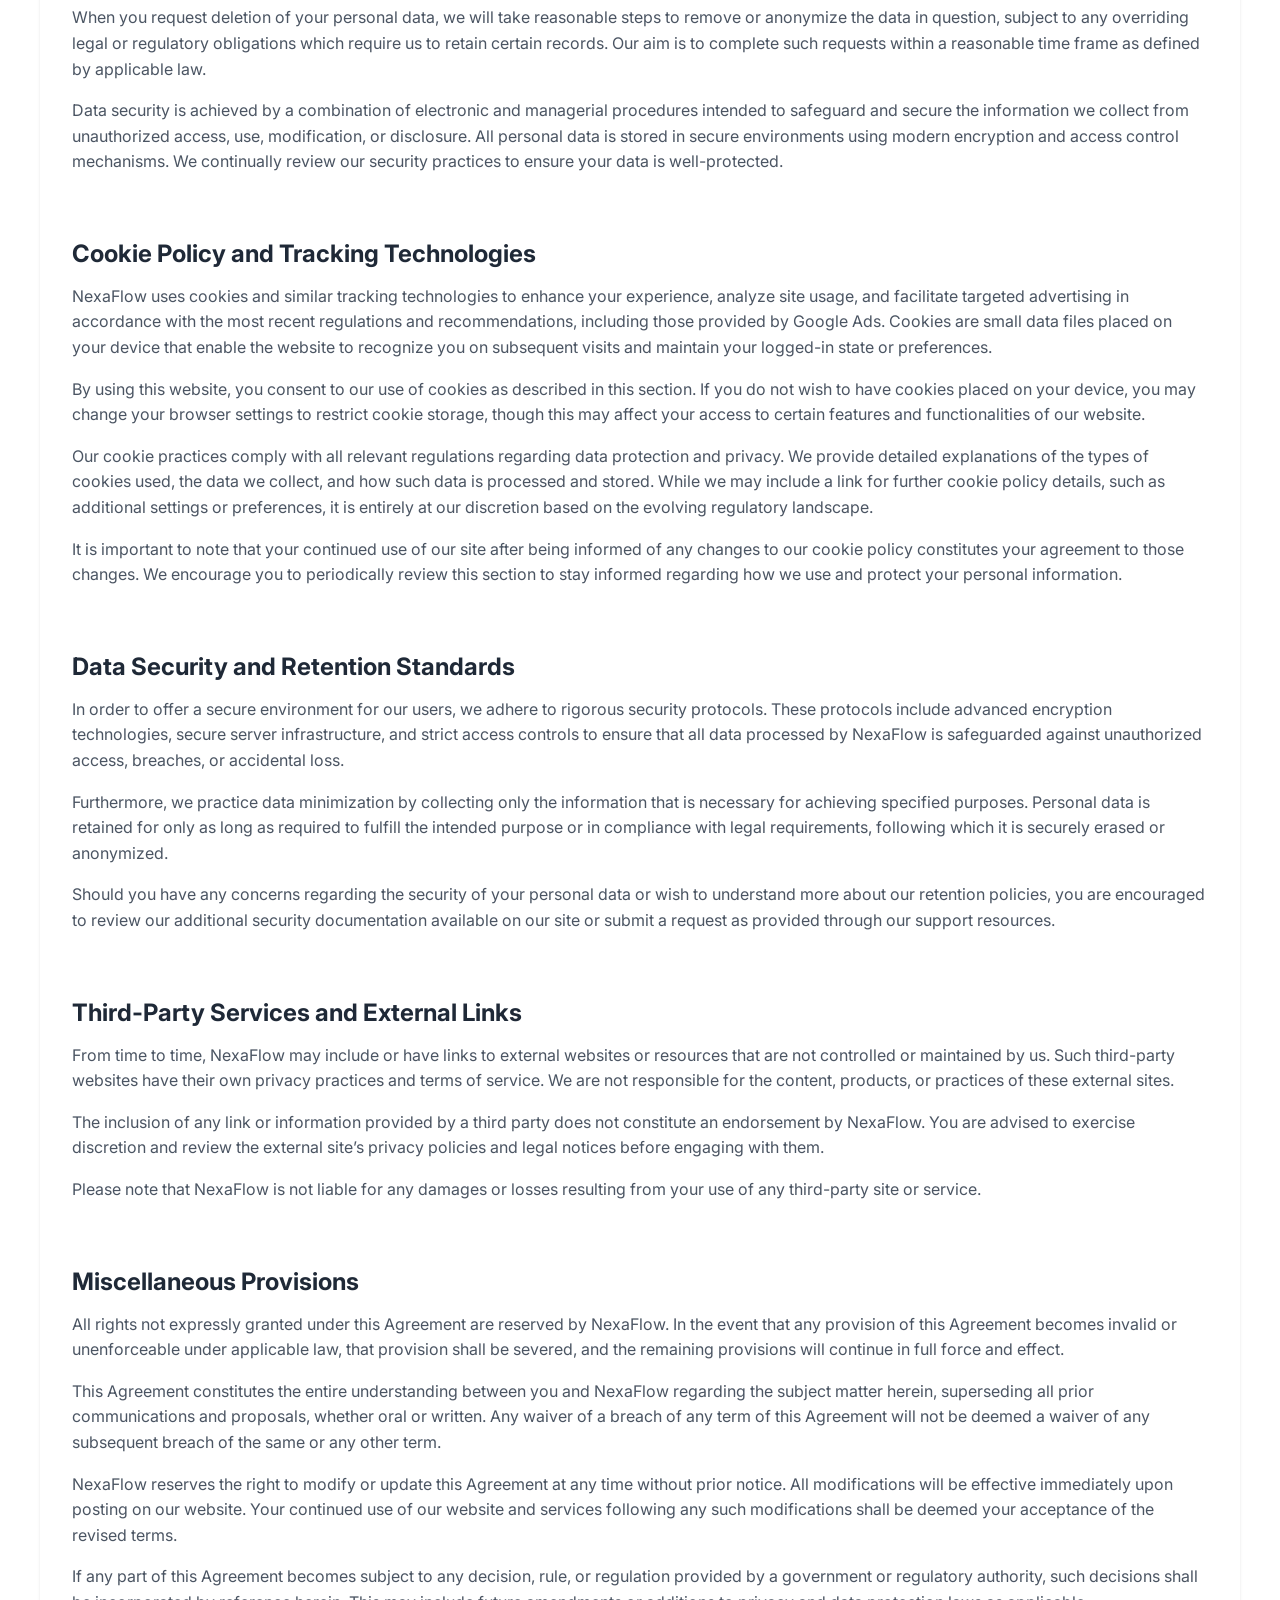
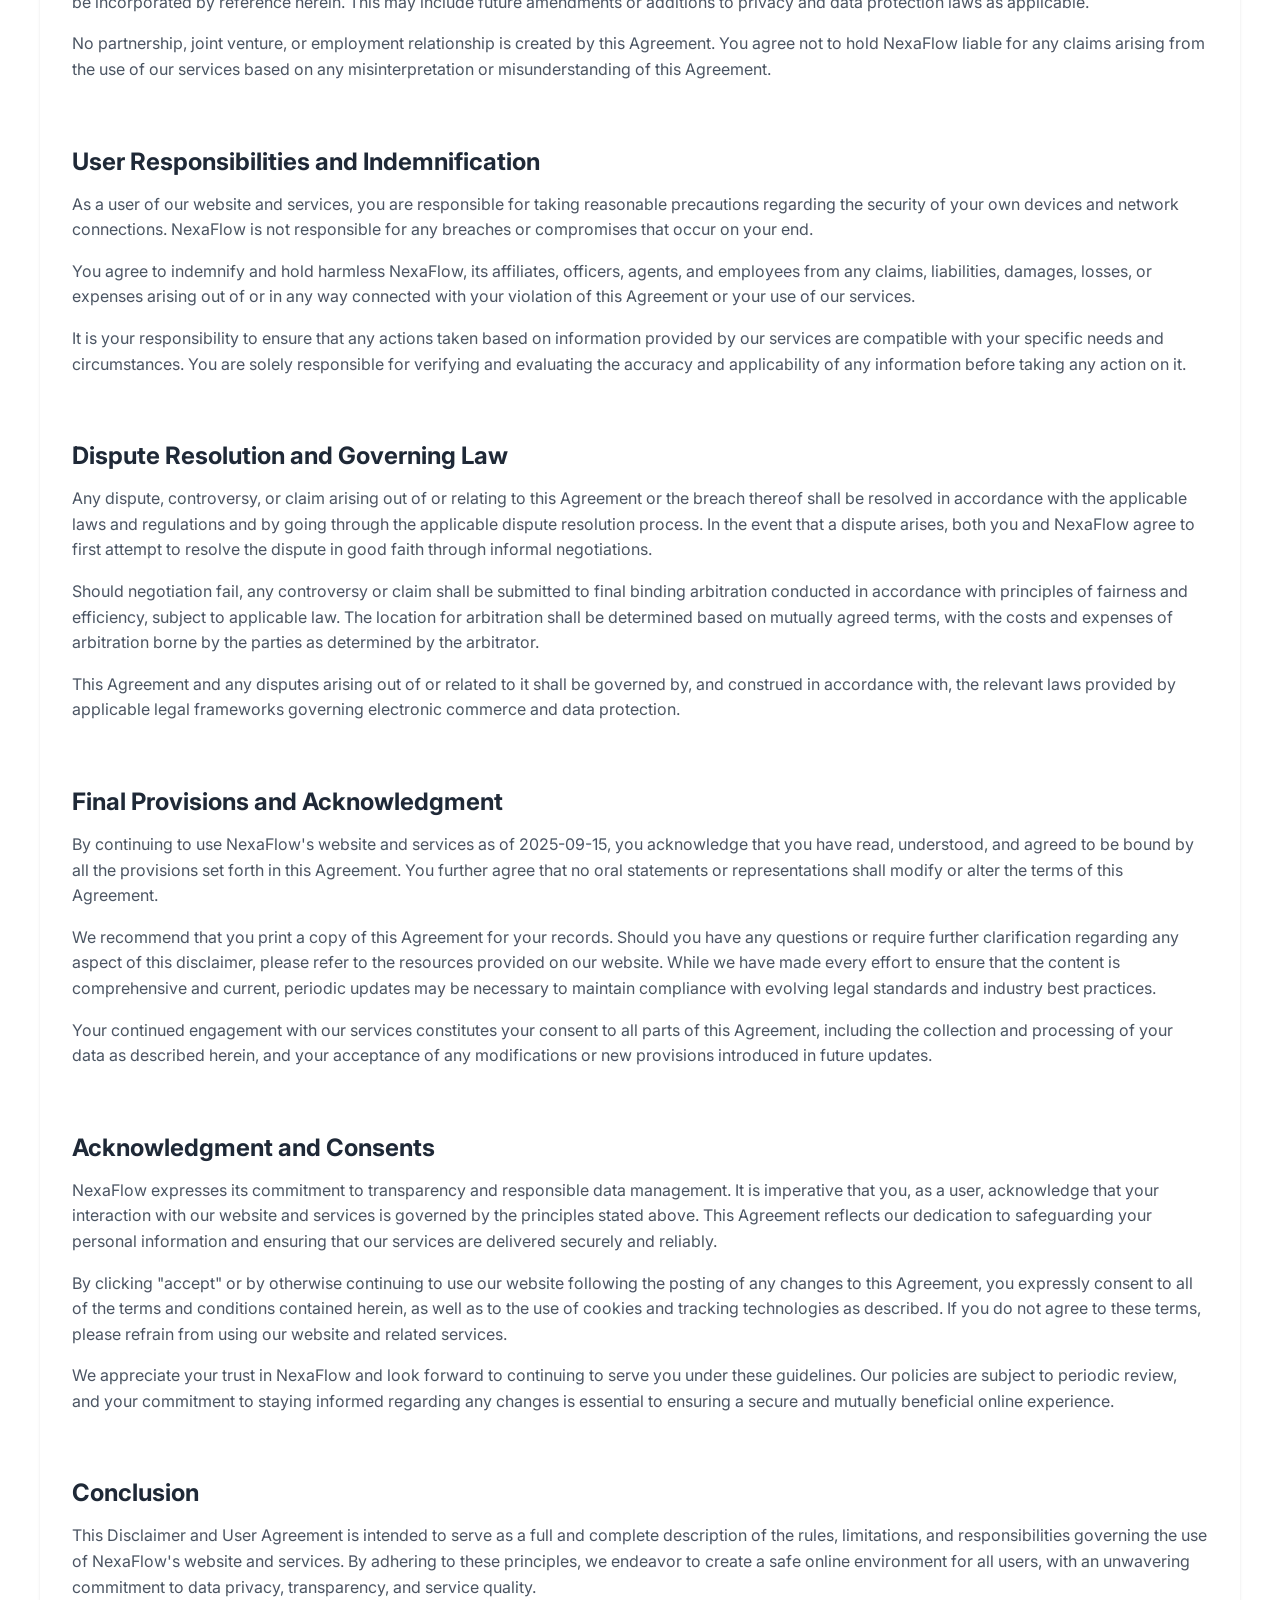
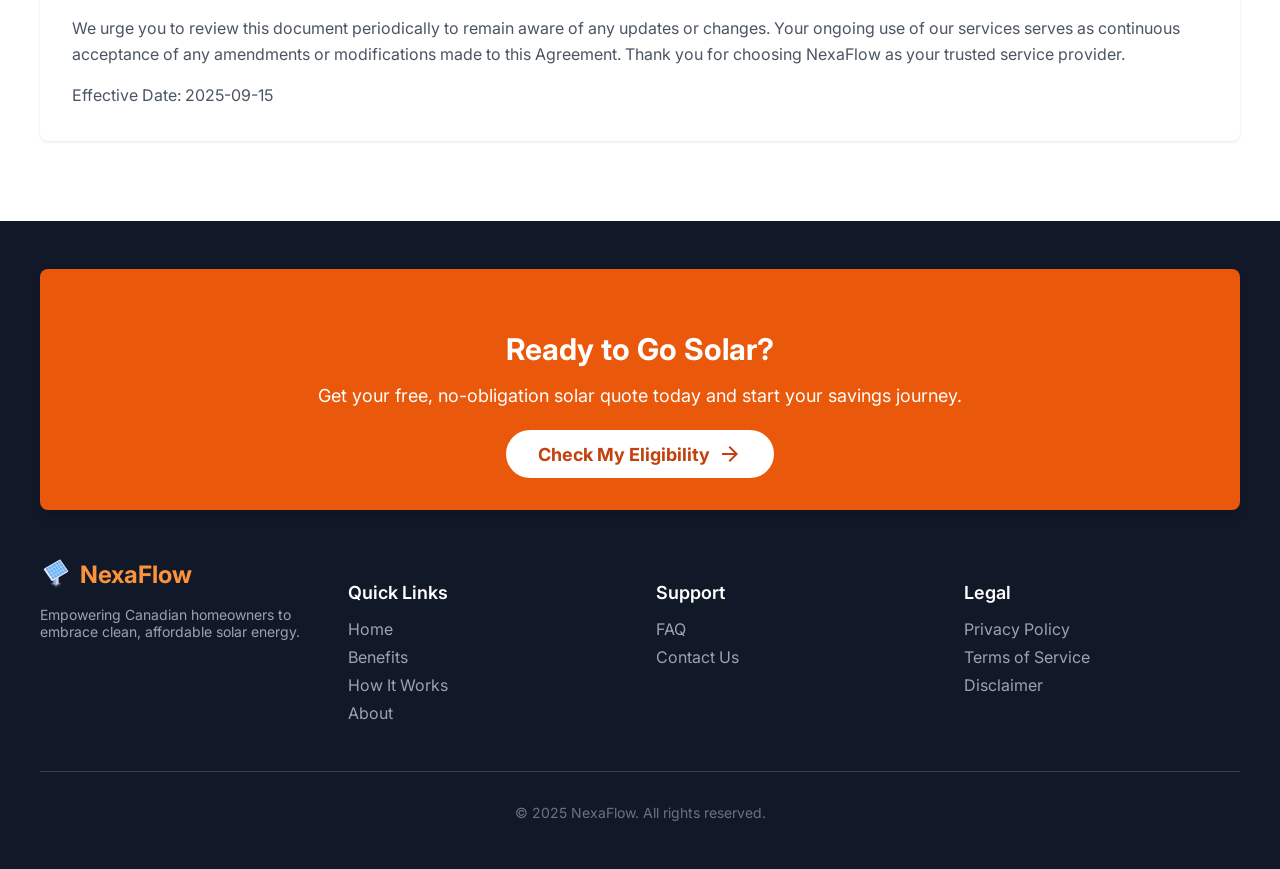
<file: disclaimer-notice.html>
<!doctype html>
<html lang="en">
  <head>
    <meta charset="UTF-8" />
    <meta name="viewport" content="width=device-width, initial-scale=1.0" />
    <title>Disclaimer</title>
    <link
      rel="stylesheet"
      href="https://fonts.googleapis.com/css2?family=Inter:wght@400;600;700&amp;display=swap"
    />
    <link
      rel="stylesheet"
      href="https://fonts.googleapis.com/css2?family=Material+Symbols+Outlined:opsz,wght,FILL,GRAD@20..48,100..700,0..1,-50..200"
    />
    <link rel="icon" type="image/png" href="assets/solar-favicon.png" />
    <link rel="stylesheet" href="style.css" />
  </head>
  <body>
    <!-- Header -->
    <header class="header">
      <div class="container">
        <a href="./" class="link-header">
          <img src="assets/logo.png" alt="NexaFlow Logo" class="logo" />
          <span class="text-header">NexaFlow</span>
        </a>
      </div>
    </header>
    <main class="main-doc">
      <div class="disclaimer-container">
        <div class="disclaimer-wrapper">
          <div class="disclaimer-introduction">
            <h2 class="disclaimer-section-title">
              Disclaimer and Terms of Service
            </h2>
            <p class="disclaimer-intro-text">
              Welcome to NexaFlow. This comprehensive disclaimer and user
              agreement (the "Agreement") is provided as a legally binding
              notice regarding your use of our services and website. By
              accessing or using any feature, content, or service provided by
              NexaFlow as of 2025-09-15, you agree to be bound by the terms
              herein. We urge you to read this Agreement carefully. If you do
              not agree to any of these terms, please discontinue your use
              immediately.
            </p>
            <p class="disclaimer-intro-text">
              This document outlines the legal limitations of responsibility,
              issues related to data privacy, the use of cookies and similar
              tracking technologies, security measures, and procedures for
              managing personal information. In addition, details regarding the
              processing, retention, and deletion of personal data are provided
              herein in compliance with applicable privacy laws. By continuing
              to browse, access, or use our site or services, you accept and
              agree to the terms provided below.
            </p>
          </div>

          <div class="disclaimer-section">
            <h2 class="disclaimer-section-title">
              Service Disclaimer and Limitation of Liability
            </h2>
            <p class="disclaimer-body-text">
              The content, materials, and advice provided on this website are
              for informational purposes only and should not be construed as
              professional advice. Whether you are accessing content related to
              technical service offerings, consultancy, or other professional
              expertise, NexaFlow does not guarantee the accuracy, completeness,
              or usefulness of any information provided. You acknowledge that
              the material is provided “as is” without any representations or
              warranties, express or implied, including but not limited to
              warranties of merchantability, fitness for a particular purpose,
              or non-infringement.
            </p>
            <p class="disclaimer-body-text">
              In no event shall NexaFlow, its affiliates, officers, directors,
              employees, or agents be held liable for any direct, indirect,
              incidental, consequential, or punitive damages arising out of your
              access to or use of our content and services. This prohibition
              includes, without limitation, damages resulting from errors,
              omissions, interruptions, defects, delays in operation or
              transmission, or loss of data. Your use of our services is solely
              at your own risk.
            </p>
            <p class="disclaimer-body-text">
              Though we strive to keep all information accurate and current,
              technical and human errors may occur. We reserve the right,
              without prior notice, to correct any errors or omissions and to
              update the content at any time. Any reliance you place on such
              information is strictly at your own risk.
            </p>
          </div>

          <div class="disclaimer-section">
            <h2 class="disclaimer-section-title">
              User Agreement and Acceptance of Terms
            </h2>
            <p class="disclaimer-body-text">
              By using our website and engaging with our services, you expressly
              agree to be bound by this Agreement, including any amendments or
              modifications that may be made over time. It is your
              responsibility to periodically review the Agreement to ensure that
              you are aware of any changes. If you do not agree with any aspect
              of this Agreement, your sole remedy is to discontinue the use of
              our website and any services provided by us.
            </p>
            <p class="disclaimer-body-text">
              You further agree that any comments, feedback, or suggestions
              submitted to NexaFlow regarding improvements or modifications to
              our services will be deemed non-confidential and become the sole
              property of NexaFlow, without any obligation of compensation or
              acknowledgment.
            </p>
            <p class="disclaimer-body-text">
              NexaFlow reserves the right to refuse access to or use of our
              services for any reason, including but not limited to
              non-compliance with the terms set forth herein. This Agreement
              governs all users, regardless of their location or device, and
              includes all interactions with our website.
            </p>
          </div>

          <div class="disclaimer-section">
            <h2 class="disclaimer-section-title">
              Privacy Policy and Data Protection
            </h2>
            <p class="disclaimer-body-text">
              Your privacy is of utmost importance to us at NexaFlow. We are
              committed to protecting your personal information in accordance
              with all applicable privacy laws, including but not limited to
              regulations governing the collection, storage, and use of personal
              data. We have implemented robust procedures and processes to
              ensure the safety and confidentiality of your data.
            </p>
            <p class="disclaimer-body-text">
              When you use our services, we may collect and process various
              types of information such as contact details, usage data, and
              cookies that help us understand your interactions with the site.
              All data is processed in compliance with established principles of
              data minimization, purpose limitation, and transparency. In cases
              where you reside in regions that have enacted stringent data
              protection regulations, such as those aligning with the Personal
              Information Protection and Electronic Documents Act (PIPEDA) and,
              where applicable, the General Data Protection Regulation (GDPR),
              NexaFlow ensures appropriate safeguards are in place.
            </p>
            <p class="disclaimer-body-text">
              We ensure that personal data is retained only for as long as
              necessary for the purposes for which it was collected or as
              required by applicable legal obligations. Requests for information
              about the personal data we hold, as well as requests for
              correction or deletion, can be made through our dedicated support
              channels on the website.
            </p>
            <p class="disclaimer-body-text">
              When you request deletion of your personal data, we will take
              reasonable steps to remove or anonymize the data in question,
              subject to any overriding legal or regulatory obligations which
              require us to retain certain records. Our aim is to complete such
              requests within a reasonable time frame as defined by applicable
              law.
            </p>
            <p class="disclaimer-body-text">
              Data security is achieved by a combination of electronic and
              managerial procedures intended to safeguard and secure the
              information we collect from unauthorized access, use,
              modification, or disclosure. All personal data is stored in secure
              environments using modern encryption and access control
              mechanisms. We continually review our security practices to ensure
              your data is well-protected.
            </p>
          </div>

          <div class="disclaimer-section">
            <h2 class="disclaimer-section-title">
              Cookie Policy and Tracking Technologies
            </h2>
            <p class="disclaimer-body-text">
              NexaFlow uses cookies and similar tracking technologies to enhance
              your experience, analyze site usage, and facilitate targeted
              advertising in accordance with the most recent regulations and
              recommendations, including those provided by Google Ads. Cookies
              are small data files placed on your device that enable the website
              to recognize you on subsequent visits and maintain your logged-in
              state or preferences.
            </p>
            <p class="disclaimer-body-text">
              By using this website, you consent to our use of cookies as
              described in this section. If you do not wish to have cookies
              placed on your device, you may change your browser settings to
              restrict cookie storage, though this may affect your access to
              certain features and functionalities of our website.
            </p>
            <p class="disclaimer-body-text">
              Our cookie practices comply with all relevant regulations
              regarding data protection and privacy. We provide detailed
              explanations of the types of cookies used, the data we collect,
              and how such data is processed and stored. While we may include a
              link for further cookie policy details, such as additional
              settings or preferences, it is entirely at our discretion based on
              the evolving regulatory landscape.
            </p>
            <p class="disclaimer-body-text">
              It is important to note that your continued use of our site after
              being informed of any changes to our cookie policy constitutes
              your agreement to those changes. We encourage you to periodically
              review this section to stay informed regarding how we use and
              protect your personal information.
            </p>
          </div>

          <div class="disclaimer-section">
            <h2 class="disclaimer-section-title">
              Data Security and Retention Standards
            </h2>
            <p class="disclaimer-body-text">
              In order to offer a secure environment for our users, we adhere to
              rigorous security protocols. These protocols include advanced
              encryption technologies, secure server infrastructure, and strict
              access controls to ensure that all data processed by NexaFlow is
              safeguarded against unauthorized access, breaches, or accidental
              loss.
            </p>
            <p class="disclaimer-body-text">
              Furthermore, we practice data minimization by collecting only the
              information that is necessary for achieving specified purposes.
              Personal data is retained for only as long as required to fulfill
              the intended purpose or in compliance with legal requirements,
              following which it is securely erased or anonymized.
            </p>
            <p class="disclaimer-body-text">
              Should you have any concerns regarding the security of your
              personal data or wish to understand more about our retention
              policies, you are encouraged to review our additional security
              documentation available on our site or submit a request as
              provided through our support resources.
            </p>
          </div>

          <div class="disclaimer-section">
            <h2 class="disclaimer-section-title">
              Third-Party Services and External Links
            </h2>
            <p class="disclaimer-body-text">
              From time to time, NexaFlow may include or have links to external
              websites or resources that are not controlled or maintained by us.
              Such third-party websites have their own privacy practices and
              terms of service. We are not responsible for the content,
              products, or practices of these external sites.
            </p>
            <p class="disclaimer-body-text">
              The inclusion of any link or information provided by a third party
              does not constitute an endorsement by NexaFlow. You are advised to
              exercise discretion and review the external site’s privacy
              policies and legal notices before engaging with them.
            </p>
            <p class="disclaimer-body-text">
              Please note that NexaFlow is not liable for any damages or losses
              resulting from your use of any third-party site or service.
            </p>
          </div>

          <div class="disclaimer-section">
            <h2 class="disclaimer-section-title">Miscellaneous Provisions</h2>
            <p class="disclaimer-body-text">
              All rights not expressly granted under this Agreement are reserved
              by NexaFlow. In the event that any provision of this Agreement
              becomes invalid or unenforceable under applicable law, that
              provision shall be severed, and the remaining provisions will
              continue in full force and effect.
            </p>
            <p class="disclaimer-body-text">
              This Agreement constitutes the entire understanding between you
              and NexaFlow regarding the subject matter herein, superseding all
              prior communications and proposals, whether oral or written. Any
              waiver of a breach of any term of this Agreement will not be
              deemed a waiver of any subsequent breach of the same or any other
              term.
            </p>
            <p class="disclaimer-body-text">
              NexaFlow reserves the right to modify or update this Agreement at
              any time without prior notice. All modifications will be effective
              immediately upon posting on our website. Your continued use of our
              website and services following any such modifications shall be
              deemed your acceptance of the revised terms.
            </p>
            <p class="disclaimer-body-text">
              If any part of this Agreement becomes subject to any decision,
              rule, or regulation provided by a government or regulatory
              authority, such decisions shall be incorporated by reference
              herein. This may include future amendments or additions to privacy
              and data protection laws as applicable.
            </p>
            <p class="disclaimer-body-text">
              No partnership, joint venture, or employment relationship is
              created by this Agreement. You agree not to hold NexaFlow liable
              for any claims arising from the use of our services based on any
              misinterpretation or misunderstanding of this Agreement.
            </p>
          </div>

          <div class="disclaimer-section">
            <h2 class="disclaimer-section-title">
              User Responsibilities and Indemnification
            </h2>
            <p class="disclaimer-body-text">
              As a user of our website and services, you are responsible for
              taking reasonable precautions regarding the security of your own
              devices and network connections. NexaFlow is not responsible for
              any breaches or compromises that occur on your end.
            </p>
            <p class="disclaimer-body-text">
              You agree to indemnify and hold harmless NexaFlow, its affiliates,
              officers, agents, and employees from any claims, liabilities,
              damages, losses, or expenses arising out of or in any way
              connected with your violation of this Agreement or your use of our
              services.
            </p>
            <p class="disclaimer-body-text">
              It is your responsibility to ensure that any actions taken based
              on information provided by our services are compatible with your
              specific needs and circumstances. You are solely responsible for
              verifying and evaluating the accuracy and applicability of any
              information before taking any action on it.
            </p>
          </div>
          <div class="disclaimer-section">
            <h2 class="disclaimer-section-title">
              Dispute Resolution and Governing Law
            </h2>
            <p class="disclaimer-body-text">
              Any dispute, controversy, or claim arising out of or relating to
              this Agreement or the breach thereof shall be resolved in
              accordance with the applicable laws and regulations and by going
              through the applicable dispute resolution process. In the event
              that a dispute arises, both you and NexaFlow agree to first
              attempt to resolve the dispute in good faith through informal
              negotiations.
            </p>
            <p class="disclaimer-body-text">
              Should negotiation fail, any controversy or claim shall be
              submitted to final binding arbitration conducted in accordance
              with principles of fairness and efficiency, subject to applicable
              law. The location for arbitration shall be determined based on
              mutually agreed terms, with the costs and expenses of arbitration
              borne by the parties as determined by the arbitrator.
            </p>
            <p class="disclaimer-body-text">
              This Agreement and any disputes arising out of or related to it
              shall be governed by, and construed in accordance with, the
              relevant laws provided by applicable legal frameworks governing
              electronic commerce and data protection.
            </p>
          </div>

          <div class="disclaimer-section">
            <h2 class="disclaimer-section-title">
              Final Provisions and Acknowledgment
            </h2>
            <p class="disclaimer-body-text">
              By continuing to use NexaFlow's website and services as of
              2025-09-15, you acknowledge that you have read, understood, and
              agreed to be bound by all the provisions set forth in this
              Agreement. You further agree that no oral statements or
              representations shall modify or alter the terms of this Agreement.
            </p>
            <p class="disclaimer-body-text">
              We recommend that you print a copy of this Agreement for your
              records. Should you have any questions or require further
              clarification regarding any aspect of this disclaimer, please
              refer to the resources provided on our website. While we have made
              every effort to ensure that the content is comprehensive and
              current, periodic updates may be necessary to maintain compliance
              with evolving legal standards and industry best practices.
            </p>
            <p class="disclaimer-body-text">
              Your continued engagement with our services constitutes your
              consent to all parts of this Agreement, including the collection
              and processing of your data as described herein, and your
              acceptance of any modifications or new provisions introduced in
              future updates.
            </p>
          </div>

          <div class="disclaimer-section">
            <h2 class="disclaimer-section-title">
              Acknowledgment and Consents
            </h2>
            <p class="disclaimer-body-text">
              NexaFlow expresses its commitment to transparency and responsible
              data management. It is imperative that you, as a user, acknowledge
              that your interaction with our website and services is governed by
              the principles stated above. This Agreement reflects our
              dedication to safeguarding your personal information and ensuring
              that our services are delivered securely and reliably.
            </p>
            <p class="disclaimer-body-text">
              By clicking "accept" or by otherwise continuing to use our website
              following the posting of any changes to this Agreement, you
              expressly consent to all of the terms and conditions contained
              herein, as well as to the use of cookies and tracking technologies
              as described. If you do not agree to these terms, please refrain
              from using our website and related services.
            </p>
            <p class="disclaimer-body-text">
              We appreciate your trust in NexaFlow and look forward to
              continuing to serve you under these guidelines. Our policies are
              subject to periodic review, and your commitment to staying
              informed regarding any changes is essential to ensuring a secure
              and mutually beneficial online experience.
            </p>
          </div>

          <div class="disclaimer-section">
            <h2 class="disclaimer-section-title">Conclusion</h2>
            <p class="disclaimer-body-text">
              This Disclaimer and User Agreement is intended to serve as a full
              and complete description of the rules, limitations, and
              responsibilities governing the use of NexaFlow's website and
              services. By adhering to these principles, we endeavor to create a
              safe online environment for all users, with an unwavering
              commitment to data privacy, transparency, and service quality.
            </p>
            <p class="disclaimer-body-text">
              We urge you to review this document periodically to remain aware
              of any updates or changes. Your ongoing use of our services serves
              as continuous acceptance of any amendments or modifications made
              to this Agreement. Thank you for choosing NexaFlow as your trusted
              service provider.
            </p>
            <p class="disclaimer-body-text">Effective Date: 2025-09-15</p>
          </div>
        </div>
      </div>
    </main>
    <!-- Footer Section -->

    <footer class="footer">
      <div class="footer-container">
        <!-- CTA Bar -->
        <div class="footer-cta">
          <h3 class="cta-title">Ready to Go Solar?</h3>
          <p class="cta-text">
            Get your free, no-obligation solar quote today and start your
            savings journey.
          </p>
          <a href="#eligibility-form" class="cta-button smooth-scroll-link">
            Check My Eligibility
            <span class="material-symbols-outlined cta-icon">
              arrow_forward
            </span>
          </a>
        </div>

        <div class="footer-grid">
          <div class="footer-logo-section">
            <a href="./" class="logo-link">
              <img
                src="assets/logo.png"
                alt="NexaFlow Logo"
                class="logo-image"
              />
              <span class="logo-text">NexaFlow</span>
            </a>
            <p class="logo-description">
              Empowering Canadian homeowners to embrace clean, affordable solar
              energy.
            </p>
          </div>

          <div class="footer-links">
            <h4 class="links-title">Quick Links</h4>
            <ul class="links-list">
              <li>
                <a href="index.html#hero" class="footer-link smooth-scroll-link"
                  >Home</a
                >
              </li>
              <li>
                <a
                  href="index.html#benefits"
                  class="footer-link smooth-scroll-link"
                  >Benefits</a
                >
              </li>
              <li>
                <a
                  href="index.html#how-it-works"
                  class="footer-link smooth-scroll-link"
                  >How It Works</a
                >
              </li>
              <li>
                <a
                  href="index.html#about-program"
                  class="footer-link smooth-scroll-link"
                  >About</a
                >
              </li>
            </ul>
          </div>

          <div class="footer-links">
            <h4 class="links-title">Support</h4>
            <ul class="links-list">
              <li>
                <a href="index.html#faq" class="footer-link smooth-scroll-link"
                  >FAQ</a
                >
              </li>
              <li>
                <a
                  href="index.html#eligibility-form"
                  class="footer-link smooth-scroll-link"
                  >Contact Us</a
                >
              </li>
            </ul>
          </div>

          <div class="footer-links">
            <h4 class="links-title">Legal</h4>
            <ul class="links-list">
              <li>
                <a href="confidentiality.html" class="footer-link"
                  >Privacy Policy</a
                >
              </li>
              <li>
                <a href="terms-service.html" class="footer-link"
                  >Terms of Service</a
                >
              </li>
              <li>
                <a href="disclaimer-notice.html" class="footer-link"
                  >Disclaimer</a
                >
              </li>
            </ul>
          </div>
        </div>

        <div class="footer-copyright">
          © 2025 NexaFlow. All rights reserved.
        </div>
      </div>
    </footer>
  </body>
</html>
</file>
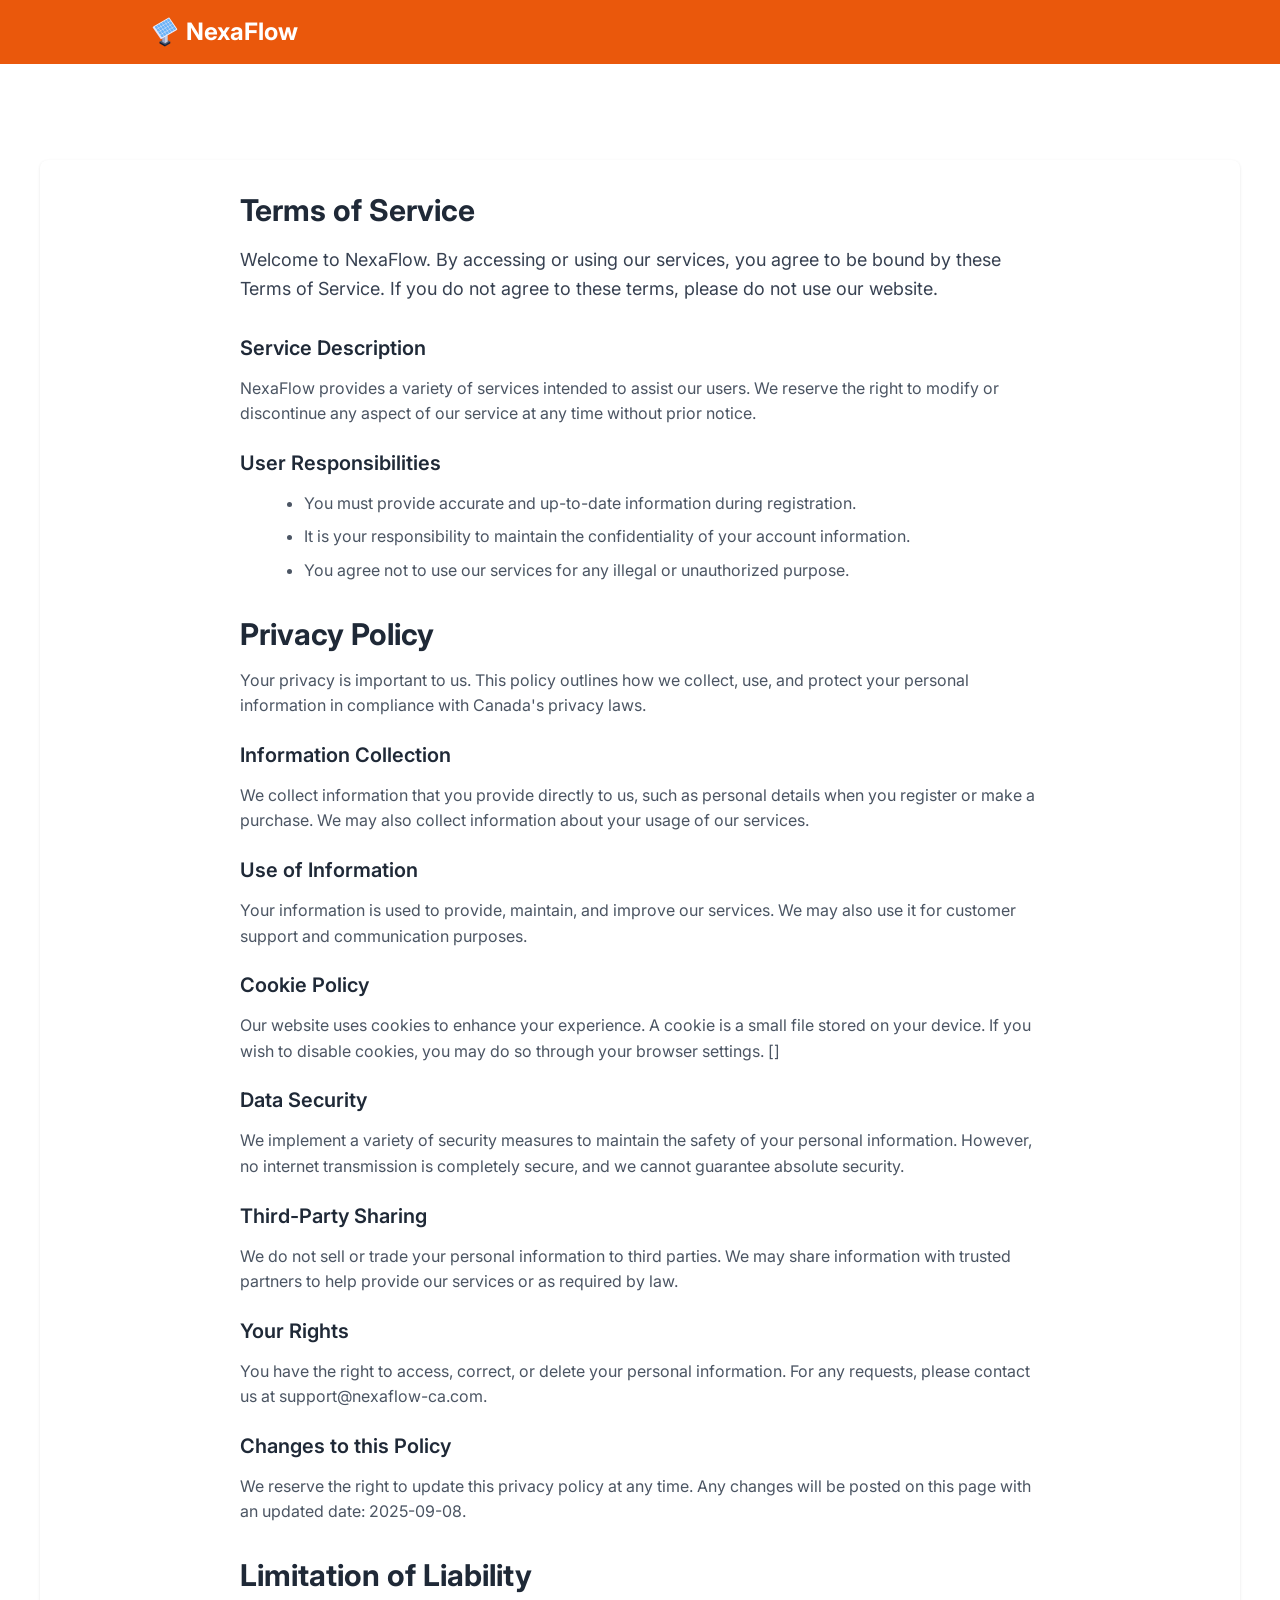
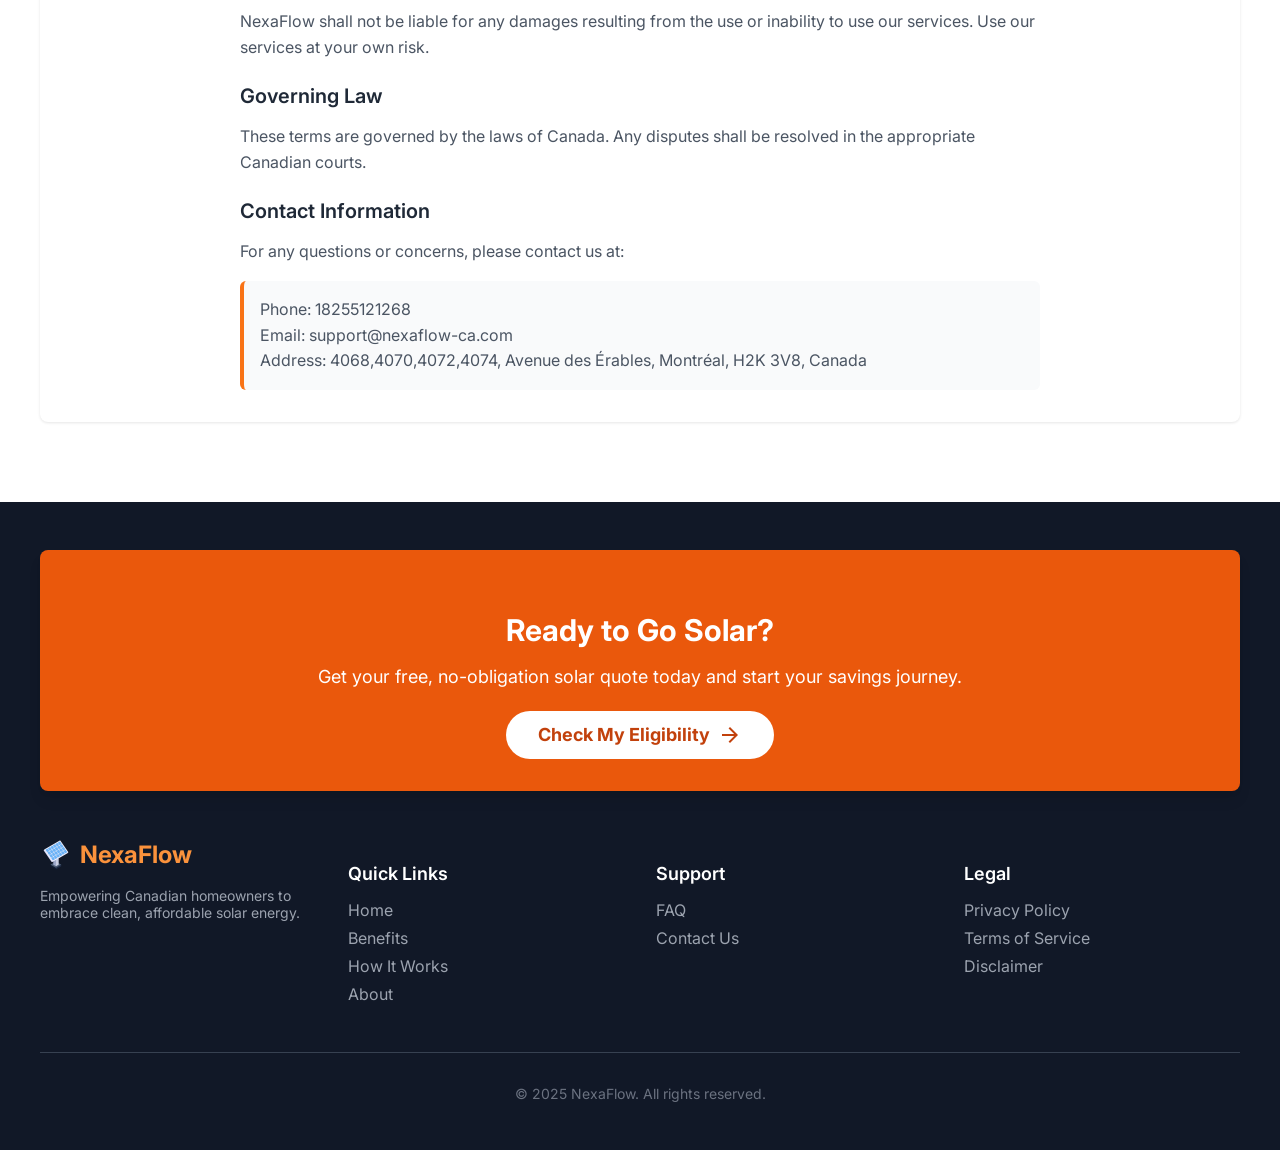
<file: terms-service.html>
<!doctype html>
<html lang="en">
  <head>
    <meta charset="UTF-8" />
    <meta name="viewport" content="width=device-width, initial-scale=1.0" />
    <title>Terms of Service (TOS)</title>
    <link
      rel="stylesheet"
      href="https://fonts.googleapis.com/css2?family=Inter:wght@400;600;700&amp;display=swap"
    />
    <link
      rel="stylesheet"
      href="https://fonts.googleapis.com/css2?family=Material+Symbols+Outlined:opsz,wght,FILL,GRAD@20..48,100..700,0..1,-50..200"
    />
    <link rel="icon" type="image/png" href="assets/solar-favicon.png" />
    <link rel="stylesheet" href="style.css" />
  </head>
  <body>
    <!-- Header -->
    <header class="header">
      <div class="container">
        <a href="./" class="link-header">
          <img src="assets/logo.png" alt="NexaFlow Logo" class="logo" />
          <span class="text-header">NexaFlow</span>
        </a>
      </div>
    </header>
    <main class="main-doc">
      <div class="terms-container">
        <div class="terms-wrapper">
          <div class="terms-content">
            <h2 class="terms-main-title">Terms of Service</h2>
            <p class="terms-intro-text">
              Welcome to NexaFlow. By accessing or using our services, you agree
              to be bound by these Terms of Service. If you do not agree to
              these terms, please do not use our website.
            </p>

            <h3 class="terms-subtitle">Service Description</h3>
            <p class="terms-body-text">
              NexaFlow provides a variety of services intended to assist our
              users. We reserve the right to modify or discontinue any aspect of
              our service at any time without prior notice.
            </p>

            <h3 class="terms-subtitle">User Responsibilities</h3>
            <ul class="terms-list">
              <li class="terms-list-item">
                You must provide accurate and up-to-date information during
                registration.
              </li>
              <li class="terms-list-item">
                It is your responsibility to maintain the confidentiality of
                your account information.
              </li>
              <li class="terms-list-item">
                You agree not to use our services for any illegal or
                unauthorized purpose.
              </li>
            </ul>

            <h2 class="terms-main-title">Privacy Policy</h2>
            <p class="terms-body-text">
              Your privacy is important to us. This policy outlines how we
              collect, use, and protect your personal information in compliance
              with Canada's privacy laws.
            </p>

            <h3 class="terms-subtitle">Information Collection</h3>
            <p class="terms-body-text">
              We collect information that you provide directly to us, such as
              personal details when you register or make a purchase. We may also
              collect information about your usage of our services.
            </p>

            <h3 class="terms-subtitle">Use of Information</h3>
            <p class="terms-body-text">
              Your information is used to provide, maintain, and improve our
              services. We may also use it for customer support and
              communication purposes.
            </p>

            <h3 class="terms-subtitle">Cookie Policy</h3>
            <p class="terms-body-text">
              Our website uses cookies to enhance your experience. A cookie is a
              small file stored on your device. If you wish to disable cookies,
              you may do so through your browser settings. []
            </p>

            <h3 class="terms-subtitle">Data Security</h3>
            <p class="terms-body-text">
              We implement a variety of security measures to maintain the safety
              of your personal information. However, no internet transmission is
              completely secure, and we cannot guarantee absolute security.
            </p>

            <h3 class="terms-subtitle">Third-Party Sharing</h3>
            <p class="terms-body-text">
              We do not sell or trade your personal information to third
              parties. We may share information with trusted partners to help
              provide our services or as required by law.
            </p>

            <h3 class="terms-subtitle">Your Rights</h3>
            <p class="terms-body-text">
              You have the right to access, correct, or delete your personal
              information. For any requests, please contact us at
              support@nexaflow-ca.com.
            </p>

            <h3 class="terms-subtitle">Changes to this Policy</h3>
            <p class="terms-body-text">
              We reserve the right to update this privacy policy at any time.
              Any changes will be posted on this page with an updated date:
              2025-09-08.
            </p>

            <h2 class="terms-main-title">Limitation of Liability</h2>
            <p class="terms-body-text">
              NexaFlow shall not be liable for any damages resulting from the
              use or inability to use our services. Use our services at your own
              risk.
            </p>

            <h3 class="terms-subtitle">Governing Law</h3>
            <p class="terms-body-text">
              These terms are governed by the laws of Canada. Any disputes shall
              be resolved in the appropriate Canadian courts.
            </p>

            <h3 class="terms-subtitle">Contact Information</h3>
            <p class="terms-body-text">
              For any questions or concerns, please contact us at:
            </p>
            <address class="terms-address">
              Phone: 18255121268<br />
              Email: support@nexaflow-ca.com<br />
              Address: 4068,4070,4072,4074, Avenue des Érables, Montréal, H2K
              3V8, Canada
            </address>
          </div>
        </div>
      </div>
    </main>
    <!-- Footer Section -->

    <footer class="footer">
      <div class="footer-container">
        <!-- CTA Bar -->
        <div class="footer-cta">
          <h3 class="cta-title">Ready to Go Solar?</h3>
          <p class="cta-text">
            Get your free, no-obligation solar quote today and start your
            savings journey.
          </p>
          <a href="#eligibility-form" class="cta-button smooth-scroll-link">
            Check My Eligibility
            <span class="material-symbols-outlined cta-icon">
              arrow_forward
            </span>
          </a>
        </div>

        <div class="footer-grid">
          <div class="footer-logo-section">
            <a href="./" class="logo-link">
              <img
                src="assets/logo.png"
                alt="NexaFlow Logo"
                class="logo-image"
              />
              <span class="logo-text">NexaFlow</span>
            </a>
            <p class="logo-description">
              Empowering Canadian homeowners to embrace clean, affordable solar
              energy.
            </p>
          </div>

          <div class="footer-links">
            <h4 class="links-title">Quick Links</h4>
            <ul class="links-list">
              <li>
                <a href="index.html#hero" class="footer-link smooth-scroll-link"
                  >Home</a
                >
              </li>
              <li>
                <a
                  href="index.html#benefits"
                  class="footer-link smooth-scroll-link"
                  >Benefits</a
                >
              </li>
              <li>
                <a
                  href="index.html#how-it-works"
                  class="footer-link smooth-scroll-link"
                  >How It Works</a
                >
              </li>
              <li>
                <a
                  href="index.html#about-program"
                  class="footer-link smooth-scroll-link"
                  >About</a
                >
              </li>
            </ul>
          </div>

          <div class="footer-links">
            <h4 class="links-title">Support</h4>
            <ul class="links-list">
              <li>
                <a href="index.html#faq" class="footer-link smooth-scroll-link"
                  >FAQ</a
                >
              </li>
              <li>
                <a
                  href="index.html#eligibility-form"
                  class="footer-link smooth-scroll-link"
                  >Contact Us</a
                >
              </li>
            </ul>
          </div>

          <div class="footer-links">
            <h4 class="links-title">Legal</h4>
            <ul class="links-list">
              <li>
                <a href="confidentiality.html" class="footer-link"
                  >Privacy Policy</a
                >
              </li>
              <li>
                <a href="terms-service.html" class="footer-link"
                  >Terms of Service</a
                >
              </li>
              <li>
                <a href="disclaimer-notice.html" class="footer-link"
                  >Disclaimer</a
                >
              </li>
            </ul>
          </div>
        </div>

        <div class="footer-copyright">
          © 2025 NexaFlow. All rights reserved.
        </div>
      </div>
    </footer>
  </body>
</html>
</file>
<file: style.css>
body {
  background-color: white;
  color: rgb(31 41 55 / var(--tw-text-opacity, 1));
  margin: 0;
  line-height: inherit;
  font-family: "Inter", sans-serif;
}

a {
    text-decoration: none;
    color: inherit;
    outline: none;
    cursor: pointer;
}

/* <!-- Header --> */

.header {
  --tw-bg-opacity: 1;
  background-color: #ea580c;
  width: 100%;
  padding-top: 1rem;
  padding-bottom: 1rem;
  position: fixed;
  z-index: 10;
}

.container {
    width: 100%;
    padding-left: 1rem;
    padding-right: 1rem;
    display: flex;
    justify-content: space-between;
    align-items: center;
    margin-left: 10%;

}

@media (min-width: 1536px) {
    .container {
        max-width: 1536px;
    }
}

@media (min-width: 1280px) {
    .container {
        max-width: 1280px;
    }
}

@media (min-width: 1024px) {
    .container {
        max-width: 1024px;
    }
}

@media (min-width: 768px) {
    .container {
        max-width: 768px;
    }
}

@media (min-width: 640px) {
    .container {
        max-width: 640px;
    }
}

.link-header {
    display: flex;
    align-items: center;
    
    
}

.logo {
    height: 32px;
    padding: 0 5px;
}

.text-header {
    color: white;
    font-weight: 700;
    font-size: 1.5rem;
    line-height: 2rem;
}

/* <!-- Hero Section --> */

.hero-section {
    position: relative;
    background-size: cover;
    background-position: center;
    background-repeat: no-repeat;
    width: 100%;
    min-height: 600px;
    display: flex;
    align-items: center;
    justify-content: center;
}

.hero-overlay {
    position: absolute;
    top: 0;
    right: 0;
    bottom: 0;
    left: 0;
    background-color: #111827;
    opacity: 0.7;
}

.hero-container {
    max-width: 1200px;
    margin: 0 auto;
    padding: 0 1rem;
    text-align: center;
    position: relative;
    z-index: 10;
}

.hero-title {
    font-size: 2.25rem;
    font-weight: 800; 
    line-height: 1.25;
    margin-bottom: 1.5rem; 
    color: #fb923c; 
}

@media (min-width: 768px) {
    .hero-title {
        font-size: 3rem;
    }
    
    
}

@media (min-width: 1024px) {
    .hero-title {
        font-size: 3.75rem;
    }
    
}

.hero-subtitle {
    color: white;
    font-size: 1.25rem;
    margin-bottom: 2rem;
    max-width: 48rem; 
    margin-left: auto;
    margin-right: auto;
}

@media (min-width: 768px) {
    .hero-subtitle {
        font-size: 1.5rem;
    }
}

.hero-button {
    background-color: #f97316;
    color: white;
    font-weight: 700; 
    padding: 0.75rem 2rem; 
    border-radius: 9999px; 
    font-size: 1.125rem; 
    transition: background-color 0.3s ease-in-out; 
    display: inline-flex;
    align-items: center;
    text-decoration: none;
}

.hero-button:hover {
    background-color: #ea580c; 
}

.button-icon {
    margin-left: 0.5rem; 
}

.hero-note {
    font-size: 0.875rem; 
    margin-top: 1rem; 
    color: #d1d5db; 
}

.smooth-scroll-link {
    scroll-behavior: smooth;
}

/* <!-- Benefits Section --> */

.benefits-section {
    background-color: white;
    padding: 4rem 0;
}

@media (min-width: 768px) {
    .benefits-section {
        padding: 6rem 0;
    }
}

.benefits-container {
    max-width: 1200px;
    margin: 0 auto;
    padding: 0 1rem;
}

.benefits-title {
    font-size: 1.875rem;
    font-weight: 700;
    text-align: center;
    margin-bottom: 3rem;
    color: #1f2937;
}

@media (min-width: 768px) {
    .benefits-title {
        font-size: 2.25rem;
    }
}

.benefits-grid {
    display: grid;
    grid-template-columns: 1fr;
    gap: 2rem;
}

@media (min-width: 768px) {
    .benefits-grid {
        grid-template-columns: repeat(2, 1fr);
    }
}

@media (min-width: 1024px) {
    .benefits-grid {
        grid-template-columns: repeat(4, 1fr);
    }
}

.benefit-card {
    background-color: #fff7ed;
    padding: 1.5rem;
    border-radius: 0.5rem;
    box-shadow: 0 4px 6px -1px rgba(0, 0, 0, 0.1), 0 2px 4px -1px rgba(0, 0, 0, 0.06);
    transition: all 0.3s ease-in-out;
    display: flex;
    flex-direction: column;
    align-items: center;
    text-align: center;
}

.benefit-card:hover {
    box-shadow: 0 20px 25px -5px rgba(0, 0, 0, 0.1), 0 10px 10px -5px rgba(0, 0, 0, 0.04);
    transform: scale(1.05);
}

.benefit-icon {
    color: #ea580c;
    font-size: 3rem !important;
    margin-bottom: 1rem;
}

.benefit-card-title {
    font-size: 1.25rem;
    font-weight: 600;
    margin-bottom: 0.5rem;
    color: #1f2937;
}

.benefit-card-text {
    color: #374151;
}

/* <!-- How It Works Section --> */

.process-section {
    background-color: #f3f4f6;
    padding: 4rem 0;
}

@media (min-width: 768px) {
    .process-section {
        padding: 6rem 0;
    }
}

.process-container {
    max-width: 1200px;
    margin: 0 auto;
    padding: 0 1rem;
}

.process-title {
    font-size: 1.875rem;
    font-weight: 700;
    text-align: center;
    margin-bottom: 3rem;
    color: #1f2937;
}

@media (min-width: 768px) {
    .process-title {
        font-size: 2.25rem;
    }
}

.process-grid {
    display: grid;
    grid-template-columns: 1fr;
    gap: 2rem;
}

@media (min-width: 768px) {
    .process-grid {
        grid-template-columns: repeat(2, 1fr);
    }
}

@media (min-width: 1024px) {
    .process-grid {
        grid-template-columns: repeat(4, 1fr);
    }
}

.process-card {
    display: flex;
    flex-direction: column;
    align-items: center;
    text-align: center;
    padding: 1.5rem;
    background-color: #ffffff;
    border-radius: 0.5rem;
    box-shadow: 0 4px 6px -1px rgba(0, 0, 0, 0.1), 0 2px 4px -1px rgba(0, 0, 0, 0.06);
}

.process-number {
    position: relative;
    display: flex;
    align-items: center;
    justify-content: center;
    width: 4rem;
    height: 4rem;
    background-color: #f97316;
    color: white;
    border-radius: 9999px;
    font-size: 1.5rem;
    font-weight: 700;
    margin-bottom: 1rem;
}

.process-card-title {
    font-size: 1.25rem;
    font-weight: 600;
    margin-bottom: 0.5rem;
    color: #1f2937;
}

.process-card-text {
    color: #374151;
}

/* <!-- About the Program Section --> */

.about-program-section {
    background-color: #ffffff;
    padding: 4rem 0;
}

@media (min-width: 768px) {
    .about-program-section {
        padding: 6rem 0;
    }
}

.about-program-container {
    max-width: 1200px;
    margin: 0 auto;
    padding: 0 1rem;
}

.about-program-title {
    font-size: 1.875rem;
    font-weight: 700;
    text-align: center;
    margin-bottom: 3rem;
    color: #1f2937;
}

@media (min-width: 768px) {
    .about-program-title {
        font-size: 2.25rem;
    }
}

.about-program-content {
    display: flex;
    flex-direction: column;
    gap: 3rem;
    align-items: center;
}

@media (min-width: 1024px) {
    .about-program-content {
        flex-direction: row;
    }
}

.about-program-text {
    width: 100%;
}

@media (min-width: 1024px) {
    .about-program-text {
        width: 50%;
    }
}

.about-program-description {
    font-size: 1.125rem;
    margin-bottom: 1.5rem;
    color: #374151;
}

.about-program-highlight {
    font-size: 1.125rem;
    color: #374151;
    font-weight: 600;
}

.about-program-map {
    width: 100%;
    position: relative;
    display: flex;
    justify-content: center;
    align-items: center;
    padding: 1rem;
    background-color: #f9fafb;
    border-radius: 0.5rem;
    box-shadow: 0 10px 15px -3px rgba(0, 0, 0, 0.1), 0 4px 6px -2px rgba(0, 0, 0, 0.05);
}

@media (min-width: 1024px) {
    .about-program-map {
        width: 50%;
    }
}

.map-image {
    width: 100%;
    height: auto;
    border-radius: 0.5rem;
}

.map-pin {
    position: absolute;
    cursor: pointer;
}

.pin-icon {
    color: #ef4444;
    font-size: 2.25rem !important;
}

.map-info {
    display: none;
    position: absolute;
    background-color: white;
    padding: 1rem;
    border-radius: 0.5rem;
    box-shadow: 0 10px 15px -3px rgba(0, 0, 0, 0.1), 0 4px 6px -2px rgba(0, 0, 0, 0.05);
    width: 16rem;
    transform: translateX(-50%);
    margin-top: 0.5rem;
    z-index: 20;
    border: 1px solid #fed7aa;
}

.map-pin:hover .map-info {
    display: block;
}

.map-province {
    font-weight: 700;
    color: #c2410c;
    margin-bottom: 0.25rem;
}

.map-description {
    font-size: 0.875rem;
    color: #374151;
}

.ontario-pin {
    top: 20%;
    left: 30%;
}

.quebec-pin {
    top: 25%;
    left: 60%;
}

.bc-pin {
    top: 40%;
    left: 15%;
}

.alberta-pin {
    top: 30%;
    left: 45%;
}

/* <!-- FAQ Section --> */

.faq-section {
    background-color: #f3f4f6;
    padding: 4rem 0;
}

@media (min-width: 768px) {
    .faq-section {
        padding: 6rem 0;
    }
}

.faq-container {
    max-width: 1200px;
    margin: 0 auto;
    padding: 0 1rem;
}

.faq-title {
    font-size: 1.875rem;
    font-weight: 700;
    text-align: center;
    margin-bottom: 3rem;
    color: #1f2937;
}

@media (min-width: 768px) {
    .faq-title {
        font-size: 2.25rem;
    }
}

.faq-list {
    max-width: 48rem;
    margin: 0 auto;
    display: flex;
    flex-direction: column;
    gap: 1rem;
}

.faq-item {
    background-color: #ffffff;
    padding: 1.5rem;
    border-radius: 0.5rem;
    box-shadow: 0 4px 6px -1px rgba(0, 0, 0, 0.1), 0 2px 4px -1px rgba(0, 0, 0, 0.06);
}

.faq-item[open] .faq-arrow {
    transform: rotate(90deg);
}

.faq-question {
    font-weight: 600;
    font-size: 1.25rem;
    cursor: pointer;
    color: #c2410c;
    list-style: none;
    display: flex;
    justify-content: space-between;
    align-items: center;
}

.faq-question:hover {
    color: #9a3412;
}

.faq-question::-webkit-details-marker {
    display: none;
}

.faq-question-text {
    flex-grow: 1;
}

.faq-arrow {
    font-size: 0.875rem;
    color: #c2410c;
    transition: transform 0.3s ease;
    margin-right: 1rem;
}

.faq-answer {
    margin-top: 1rem;
    color: #374151;
    padding-top: 1rem;
}

/* <!-- Testimonials Section --> */

.testimonials-section {
    background-color: #ffffff;
    padding: 4rem 0;
}

@media (min-width: 768px) {
    .testimonials-section {
        padding: 6rem 0;
    }
}

.testimonials-container {
    max-width: 1200px;
    margin: 0 auto;
    padding: 0 1rem;
}

.testimonials-title {
    font-size: 1.875rem;
    font-weight: 700;
    text-align: center;
    margin-bottom: 3rem;
    color: #1f2937;
}

@media (min-width: 768px) {
    .testimonials-title {
        font-size: 2.25rem;
    }
}

.testimonials-grid {
    display: grid;
    grid-template-columns: 1fr;
    gap: 2rem;
}

@media (min-width: 768px) {
    .testimonials-grid {
        grid-template-columns: repeat(2, 1fr);
    }
}

@media (min-width: 1024px) {
    .testimonials-grid {
        grid-template-columns: repeat(3, 1fr);
    }
}

.testimonial-card {
    background-color: #fff7ed;
    padding: 1.5rem;
    border-radius: 0.5rem;
    box-shadow: 0 4px 6px -1px rgba(0, 0, 0, 0.1), 0 2px 4px -1px rgba(0, 0, 0, 0.06);
    position: relative;
}

.testimonial-card-1 {
    transform: rotate(2.32792deg);
}

.testimonial-card-2 {
    transform: rotate(2.58543deg);
}

.testimonial-card-3 {
    transform: rotate(-2.35015deg);
}

.testimonial-card-4 {
    transform: rotate(-0.22123deg);
}

.testimonial-card-5 {
    transform: rotate(0.348141deg);
}

.testimonial-text {
    color: #374151;
    margin-bottom: 1rem;
    font-style: italic;
}

.testimonial-author {
    display: flex;
    align-items: center;
}

.author-avatar {
    width: 3rem;
    height: 3rem;
    border-radius: 9999px;
    margin-right: 1rem;
    object-fit: cover;
}

.author-name {
    font-weight: 600;
    color: #1f2937;
}

.author-date {
    font-size: 0.875rem;
    color: #4b5563;
}

/* <!-- Contact Section --> */

.eligibility-section {
    background-color: #1f2937;
    color: white;
    padding: 4rem 0;
}

@media (min-width: 768px) {
    .eligibility-section {
        padding: 6rem 0;
    }
}

.eligibility-container {
    max-width: 1200px;
    margin: 0 auto;
    padding: 0 1rem;
}



.eligibility-title {
    font-size: 1.875rem;
    font-weight: 700;
    text-align: center;
    margin-bottom: 3rem;
    color: #fb923c;
}

@media (min-width: 768px) {
    .eligibility-title {
        font-size: 2.25rem;
    }
}

.eligibility-content {
    display: flex;
    flex-direction: column;
    gap: 3rem;
    align-items: flex-start;
}

@media (min-width: 1024px) {
    .eligibility-content {
        flex-direction: row;
    }
}



.eligibility-form-container, .contact-info-container {
    background-color: #374151;
    padding: 2rem;
    border-radius: 0.5rem;
    box-shadow: 0 10px 15px -3px rgba(0, 0, 0, 0.1), 0 4px 6px -2px rgba(0, 0, 0, 0.05);
    margin: 0 auto;
}

@media (min-width: 1024px) {
    .eligibility-form-container, .contact-info-container {
        width: 50%;
    }
}

@media (min-width: 768px) {
    .eligibility-form-container, .contact-info-container {
        width: 90%;
    }
}

.form-title, .contact-title {
    
    font-size: 1.5rem;
    font-weight: 600;
    margin-bottom: 1.5rem;
    color: white;
}

.eligibility-form {
    display: flex;
    flex-direction: column;
    gap: 1.5rem;
    
}

.form-group {
    display: flex;
    flex-direction: column;
    
}

.form-label {
    display: block;
    font-size: 0.875rem;
    font-weight: 500;
    color: #d1d5db;
    margin-bottom: 0.25rem;
}

.form-input, .form-textarea {
    margin: 0 auto;
    width: 95%;
    padding: 0.75rem;
    border-radius: 0.375rem;
    background-color: #4b5563;
    border: 1px solid #6b7280;
    color: white;
}

.form-input::placeholder, .form-textarea::placeholder {
    color: #9ca3af;
}

.form-input:focus, .form-textarea:focus {
    outline: none;
    border: 2px solid #f97316;
    border-color: #f97316;
}

.form-textarea {
    resize: vertical;
    min-height: 6rem;
}

.error-message {
    color: #f87171;
    font-size: 0.875rem;
    margin-top: 0.25rem;
    display: none;
}

.submit-button {
    width: 100%;
    background-color: #f97316;
    color: white;
    font-weight: 700;
    padding: 0.75rem 1.5rem;
    border-radius: 0.375rem;
    border: none;
    cursor: pointer;
    transition: background-color 0.3s ease-in-out;
}

.submit-button:hover {
    background-color: #ea580c;
}

.contact-details {
    display: flex;
    flex-direction: column;
}

.contact-item {
    display: flex;
    align-items: flex-start;
    color: #d1d5db;
}

.contact-icon {
    color: #fb923c;
    margin-right: 0.75rem;
    flex-shrink: 0;
}

.contact-link {
    color: white;
    text-decoration: none;
}

.contact-link:hover {
    text-decoration: underline;
}

.contact-note {
    color: #9ca3af;
    margin-top: 2rem;
}

/* <!-- Footer Section --> */

.footer {
    background-color: #111827;
    color: white;
    padding: 3rem 0;
}

.footer-container {
    max-width: 1200px;
    margin: 0 auto;
    padding: 0 1rem;
}

.footer-cta {
    background-color: #ea580c;
    color: white;
    padding: 2rem;
    border-radius: 0.5rem;
    text-align: center;
    margin-bottom: 3rem;
    box-shadow: 0 10px 15px -3px rgba(0, 0, 0, 0.1), 0 4px 6px -2px rgba(0, 0, 0, 0.05);
}

.cta-title {
    font-size: 1.875rem;
    font-weight: 700;
    margin-bottom: 1rem;
}

.cta-text {
    font-size: 1.125rem;
    margin-bottom: 1.5rem;
}

.cta-button {
    background-color: white;
    color: #c2410c;
    font-weight: 700;
    padding: 0.75rem 2rem;
    border-radius: 9999px;
    font-size: 1.125rem;
    transition: background-color 0.3s ease-in-out;
    display: inline-flex;
    align-items: center;
    text-decoration: none;
}

.cta-button:hover {
    background-color: #f3f4f6;
}

.cta-icon {
    margin-left: 0.5rem;
}

.footer-grid {
    display: grid;
    grid-template-columns: 1fr;
    gap: 2rem;
    margin-bottom: 2rem;
}

@media (min-width: 768px) {
    .footer-grid {
        grid-template-columns: repeat(3, 1fr);
    }
}

@media (min-width: 1024px) {
    .footer-grid {
        grid-template-columns: repeat(4, 1fr);
    }
}

.footer-logo-section {
    grid-column: 1 / -1;
}

@media (min-width: 768px) {
    .footer-logo-section {
        grid-column: span 1;
    }
}

.logo-link {
    display: flex;
    align-items: center;
    gap: 0.5rem;
    margin-bottom: 1rem;
    text-decoration: none;
}

.logo-image {
    height: 2rem;
}

.logo-text {
    font-size: 1.5rem;
    font-weight: 700;
    color: #fb923c;
}

.logo-description {
    color: #9ca3af;
    font-size: 0.875rem;
}

.links-title {
    font-weight: 600;
    font-size: 1.125rem;
    margin-bottom: 1rem;
    color: white;
}

.links-list {
    list-style: none;
    padding: 0;
    display: flex;
    flex-direction: column;
    gap: 0.5rem;
}

.footer-link {
    color: #9ca3af;
    text-decoration: none;
    transition: color 0.2s;
}

.footer-link:hover {
    color: #fb923c;
}

.footer-copyright {
    border-top: 1px solid #374151;
    padding-top: 2rem;
    text-align: center;
    color: #6b7280;
    font-size: 0.875rem;
}

/* <!-- Disclaimer Section --> */

.main-doc {
    padding-top: 10rem;
    padding-bottom: 5rem;
}
.disclaimer-container {
    max-width: 1200px;
    margin: 0 auto;
    padding: 0 1rem;
}

.disclaimer-wrapper {
    background-color: white;
    padding: 2rem;
    border-radius: 0.5rem;
    box-shadow: 0 1px 3px rgba(0, 0, 0, 0.1);
}

.disclaimer-introduction {
    margin-bottom: 2rem;
}

.disclaimer-section {
    margin-bottom: 2rem;
    padding-bottom: 2rem;
}

.disclaimer-section:last-of-type {
    border-bottom: none;
    margin-bottom: 0;
    padding-bottom: 0;
}

.disclaimer-section-title {
    font-size: 1.5rem;
    font-weight: 700;
    color: #1f2937;
    margin-bottom: 1rem;
}

.disclaimer-intro-text {
    font-size: 1.125rem;
    color: #374151;
    margin-bottom: 1rem;
    line-height: 1.6;
}

.disclaimer-body-text {
    font-size: 1rem;
    color: #4b5563;
    margin-bottom: 1rem;
    line-height: 1.6;
}

.disclaimer-body-text:last-child {
    margin-bottom: 0;
}

/* <!-- Terms of Service (TOS) Section --> */

.terms-container {
    max-width: 1200px;
    margin: 0 auto;
    padding: 0 1rem;
}

.terms-wrapper {
    background-color: white;
    padding: 2rem;
    border-radius: 0.5rem;
    box-shadow: 0 1px 3px rgba(0, 0, 0, 0.1);
}

.terms-content {
    max-width: 800px;
    margin: 0 auto;
}

.terms-main-title {
    font-size: 1.875rem;
    font-weight: 700;
    color: #1f2937;
    margin-top: 2rem;
    margin-bottom: 1rem;

}

.terms-main-title:first-child {
    margin-top: 0;
}

.terms-intro-text {
    font-size: 1.125rem;
    color: #374151;
    margin-bottom: 2rem;
    line-height: 1.6;
}

.terms-subtitle {
    font-size: 1.25rem;
    font-weight: 600;
    color: #1f2937;
    margin-top: 1.5rem;
    margin-bottom: 0.75rem;
}

.terms-body-text {
    font-size: 1rem;
    color: #4b5563;
    margin-bottom: 1rem;
    line-height: 1.6;
}

.terms-list {
    list-style-type: disc;
    margin-left: 1.5rem;
    margin-bottom: 1.5rem;
}

.terms-list-item {
    font-size: 1rem;
    color: #4b5563;
    margin-bottom: 0.5rem;
    line-height: 1.6;
}

.terms-address {
    font-style: normal;
    font-size: 1rem;
    color: #4b5563;
    line-height: 1.6;
    background-color: #f9fafb;
    padding: 1rem;
    border-radius: 0.375rem;
    border-left: 4px solid #f97316;
}


/* <!-- Data Protection & Privacy Policy Section --> */

.privacy-container {
    max-width: 1200px;
    margin: 0 auto;
    padding: 0 1rem;
}

.privacy-wrapper {
    background-color: white;
    padding: 2rem;
    border-radius: 0.5rem;
    box-shadow: 0 1px 3px rgba(0, 0, 0, 0.1);
}

.privacy-content {
    max-width: 800px;
    margin: 0 auto;
}

.privacy-main-title {
    font-size: 1.875rem;
    font-weight: 700;
    color: #1f2937;
    margin-bottom: 0.5rem;
}

.privacy-effective-date {
    font-size: 1rem;
    color: #6b7280;
    margin-bottom: 2rem;
    font-style: italic;
}

.privacy-section {
    margin-bottom: 2rem;
    padding-bottom: 2rem;
}

.privacy-section:last-of-type {
    border-bottom: none;
    margin-bottom: 0;
    padding-bottom: 0;
}

.privacy-intro-text {
    font-size: 1.125rem;
    color: #374151;
    line-height: 1.6;
}

.privacy-subtitle {
    font-size: 1.25rem;
    font-weight: 600;
    color: #1f2937;
    margin-bottom: 1rem;
}

.privacy-body-text {
    font-size: 1rem;
    color: #4b5563;
    margin-bottom: 1rem;
    line-height: 1.6;
}

.privacy-list {
    list-style-type: disc;
    margin-left: 1.5rem;
    margin-bottom: 1rem;
}

.privacy-list-item {
    font-size: 1rem;
    color: #4b5563;
    margin-bottom: 0.5rem;
    line-height: 1.6;
}


.contact-item2 {
    font-size: 1rem;
    color: #4b5563;
}

.contact-value {
    color: #4b5563;
}

.privacy-footer {
    margin-top: 3rem;
    padding-top: 2rem;
    text-align: center;
}

.footer-text {
    font-size: 1rem;
    color: #6b7280;
    font-style: italic;
}
</file>
